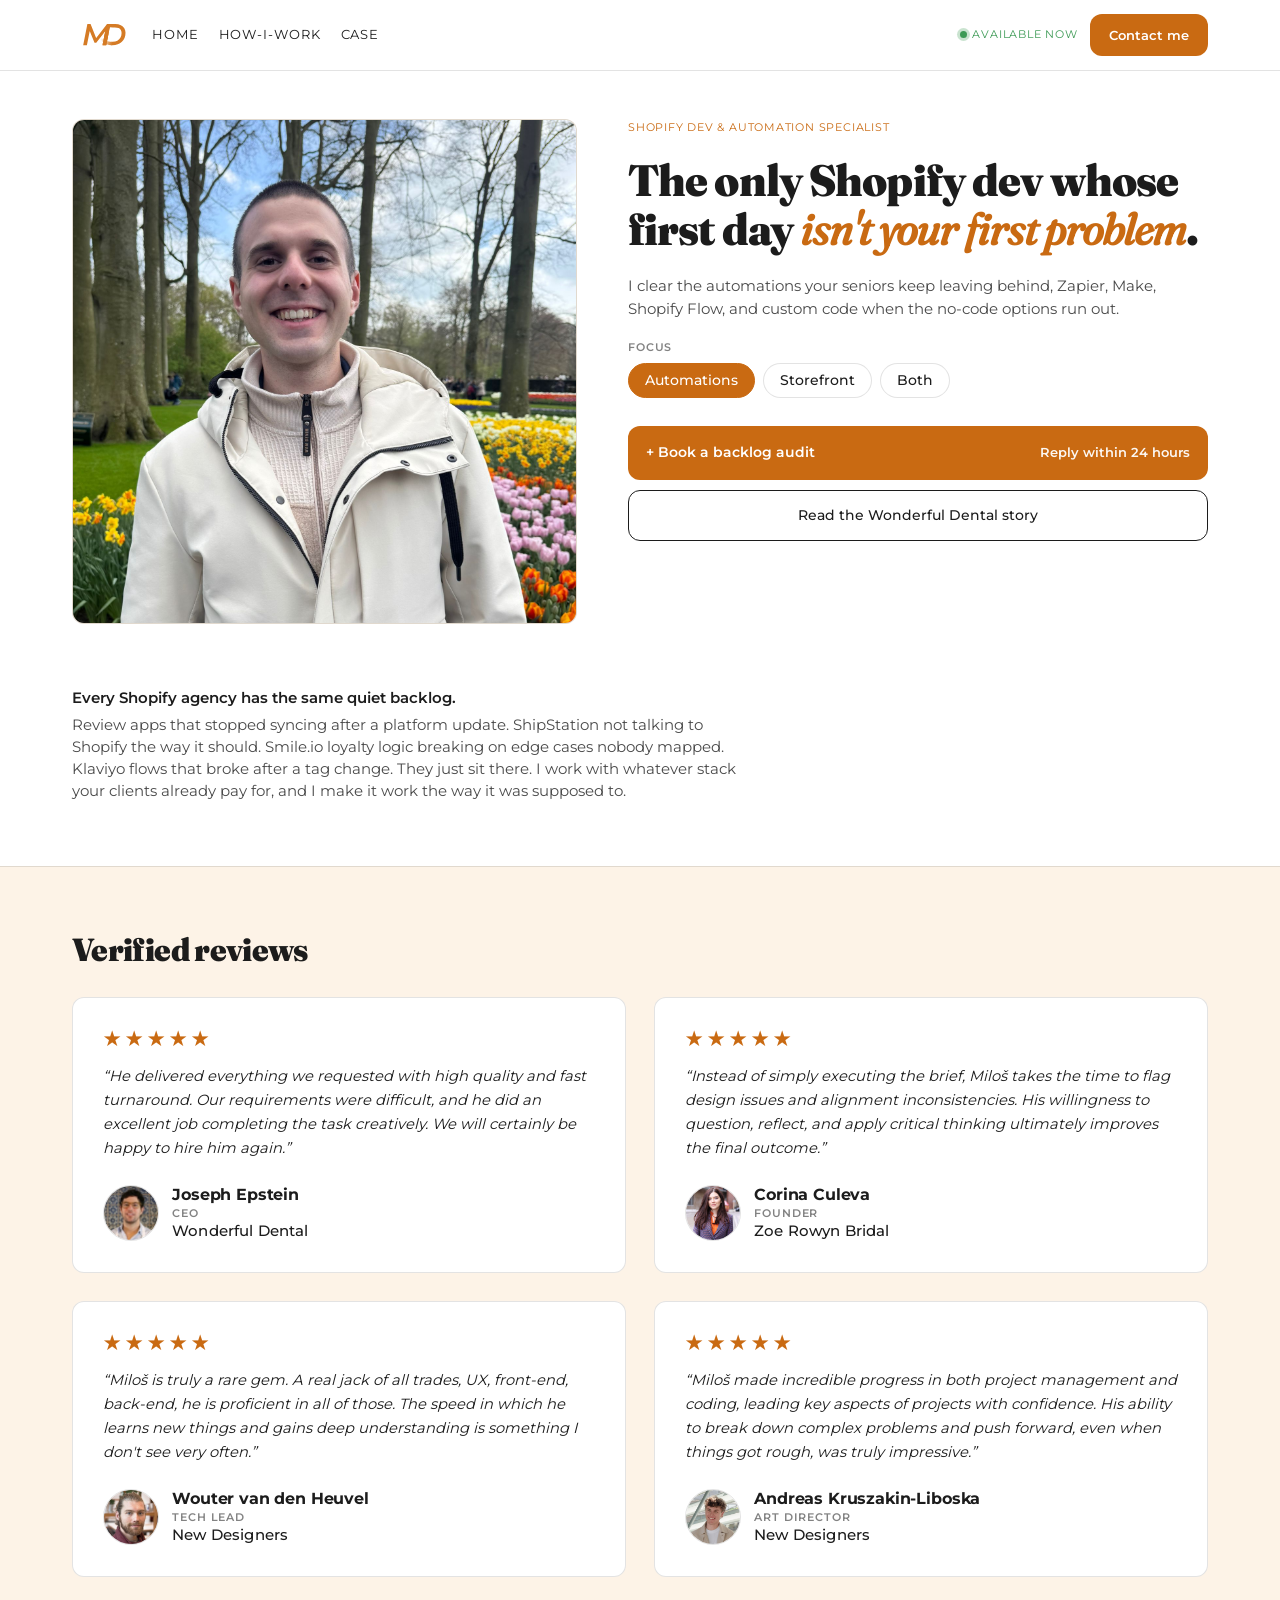
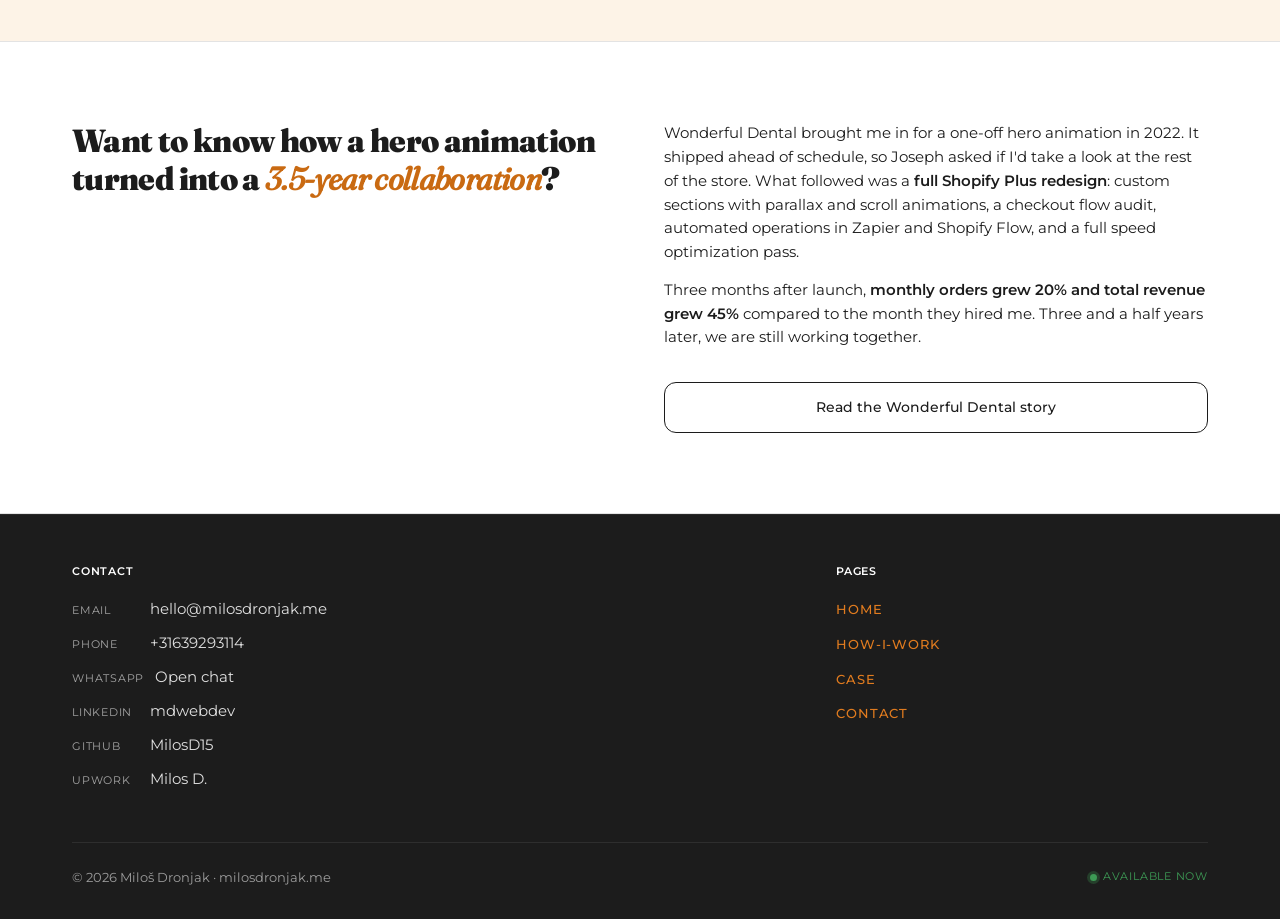
<file: index.html>
<!DOCTYPE html>
<html lang="en">
<head>
    <meta charset="UTF-8">
    <meta name="viewport" content="width=device-width, initial-scale=1.0">
    <title>Miloš Dronjak, Shopify dev &amp; automation specialist</title>
    <meta name="description" content="I fix what nobody else wants to touch. Shopify storefronts, Zapier, Make, Shopify Flow, and custom code when no-code runs out.">
    <link rel="canonical" href="https://milosdronjak.me/">
    <link rel="icon" href="img/favicon.ico" type="image/x-icon">
    <link rel="apple-touch-icon" href="img/logo-white_100-only_MD-rect.png">
    <meta property="og:type" content="website">
    <meta property="og:url" content="https://milosdronjak.me/">
    <meta property="og:title" content="Miloš Dronjak, Shopify dev &amp; automation specialist">
    <meta property="og:description" content="I fix what nobody else wants to touch. Shopify storefronts, Zapier, Make, Shopify Flow, and custom code when no-code runs out.">
    <meta property="og:image" content="https://milosdronjak.me/img/logo-white_100-only_MD-rect.png">
    <meta property="og:image:width" content="960">
    <meta property="og:image:height" content="960">
    <meta property="og:image:alt" content="Miloš Dronjak logo">
    <meta name="twitter:card" content="summary_large_image">
    <meta name="twitter:title" content="Miloš Dronjak, Shopify dev &amp; automation specialist">
    <meta name="twitter:description" content="I fix what nobody else wants to touch. Shopify storefronts, Zapier, Make, Shopify Flow, and custom code when no-code runs out.">
    <meta name="twitter:image" content="https://milosdronjak.me/img/logo-white_100-only_MD-rect.png">
    <link rel="stylesheet" href="css/styles.css">
    <link rel="stylesheet" href="css/utilities.css">
</head>
<body>
    <a class="skip-link" href="#main">Skip to content</a>
    <div id="variant-live" class="sr-only" role="status" aria-live="polite" aria-atomic="true"></div>

    <header class="site-header">
        <div class="site-header__inner">
            <button type="button" class="site-header__menu-btn" aria-expanded="false" aria-controls="site-nav-primary" aria-label="Open menu">
                <img class="site-header__menu-icon" src="img/burger%20icon.svg" alt="" width="26" height="26" decoding="async">
            </button>
            <a class="site-header__brand" href="/" aria-label="Milos Dronjak home">
                <svg class="site-header__brand-logo" width="937" height="598" viewBox="0 0 937 598" fill="none" xmlns="http://www.w3.org/2000/svg" aria-hidden="true">
                    <g clip-path="url(#header-logo-clip)">
                        <rect width="937" height="598" rx="70" fill="white"/>
                        <rect x="558.059" y="142.874" width="57.3886" height="285.407" transform="rotate(11.2327 558.059 142.874)" fill="white"/>
                        <path d="M444.5 468L514.5 118H656C691.667 118 722.167 124 747.5 136C772.833 147.667 792.167 164.333 805.5 186C819.167 207.667 826 233.167 826 262.5C826 293.5 820.667 321.667 810 347C799.667 372.333 784.833 394 765.5 412C746.5 429.667 723.667 443.5 697 453.5C670.333 463.167 640.667 468 608 468H444.5ZM520.5 413H610C641.333 413 668.167 406.667 690.5 394C713.167 381 730.5 363.5 742.5 341.5C754.5 319.5 760.5 294.5 760.5 266.5C760.5 247.5 756.333 231 748 217C739.667 203 727.167 192.167 710.5 184.5C694.167 176.833 673.667 173 649 173H568.5L520.5 413Z" fill="#D57B25"/>
                        <rect x="490.091" y="126.451" width="26" height="18" transform="rotate(-51.8806 490.091 126.451)" fill="white"/>
                        <rect x="501.25" y="488.692" width="321.977" height="78.2999" transform="rotate(-78.6609 501.25 488.692)" fill="white"/>
                        <rect x="579" y="455" width="21" height="14" fill="white"/>
                        <path d="M391 328.5C444.5 378.179 536 413 600.5 413V468C461.5 465 411 385.5 391 328.5Z" fill="url(#header-logo-gradient)"/>
                        <path d="M122.5 468L192.5 118H245.5L347.5 374.5L320 374L519.5 118H575.5L505.5 468H444L494.5 213L509 213.5L340 428H311L222.5 213L235 214.5L184.5 468H122.5Z" fill="#D57B25"/>
                        <path d="M564.56 173H569.06V176H564.56V173Z" fill="white"/>
                        <rect x="485.165" y="263" width="59.9899" height="192.572" transform="rotate(11.2902 485.165 263)" fill="#D57B25"/>
                    </g>
                    <defs>
                        <linearGradient id="header-logo-gradient" x1="601.8" y1="438.375" x2="389.059" y2="374.652" gradientUnits="userSpaceOnUse">
                            <stop stop-color="#D57B25"/>
                            <stop offset="0.93" stop-color="white"/>
                        </linearGradient>
                        <clipPath id="header-logo-clip">
                            <rect width="937" height="598" rx="70" fill="white"/>
                        </clipPath>
                    </defs>
                </svg>
            </a>
            <nav id="site-nav-primary" class="site-nav" aria-label="Primary">
                <a class="is-active" href="/">home</a>
                <a href="/how-I-work">how-I-work</a>
                <a href="/cases/wonderful-dental">case</a>
            </nav>
            <div class="site-header__meta">
                <span class="product-tags__avail"><span class="live-dot live-dot--avail" aria-hidden="true"></span>Available Now</span>
                <a class="btn btn--audit" href="/contact">Contact me</a>
            </div>
        </div>
    </header>

    <main id="main">
        <section class="pdp" aria-labelledby="product-headline">
            <div class="pdp__grid" id="pdp-chain">
                <div class="pdp__gallery reveal reveal--up" data-reveal-chain>
                    <div class="gallery-main" id="gallery-main" data-view="portrait">
                        <img class="gallery-main__img" src="img/my-pic-newest.jpeg" alt="Miloš Dronjak" width="960" height="960" decoding="async">
                    </div>
                    <!--
                    <div class="gallery-meta">
                        <span class="gallery-meta__label">Pages</span>
                    </div>
                    <nav class="gallery-thumbs" aria-label="Site pages">
                        <a class="gallery-thumb" href="/how-I-work">How I work</a>
                        <a class="gallery-thumb" href="/case">Case</a>
                        <a class="gallery-thumb" href="/contact">Contact</a>
                    </nav>
                    -->
                </div>

                <div class="pdp__detail">
                    <div class="product-tags reveal reveal--up" data-reveal-chain>
                        <span class="product-tags__lead">Shopify dev &amp; automation specialist</span>
                    </div>
                    <div class="product-headline-wrap reveal reveal--up" data-reveal-chain>
                        <h1 class="product-title" id="product-headline">The only Shopify dev whose first day <span class="u-italic u-fw-heavy u-text-accent">isn&apos;t your first problem</span>.</h1>
                    </div>
                    <div id="variant-copy-hero" class="variant-copy variant-copy--hero reveal reveal--up" data-reveal-chain>
                        <p class="product-lede" id="product-subhead">I clear the automations your seniors keep leaving behind, Zapier, Make, Shopify Flow, and custom code when the no-code options run out.</p>
                    </div>

                    <div class="variant-block reveal reveal--up" data-reveal-chain>
                        <p class="variant-label">Focus</p>
                        <div class="pill-row" role="group" aria-label="Focus">
                            <button type="button" class="pill" data-focus-btn data-value="automations" aria-pressed="true">Automations</button>
                            <button type="button" class="pill" data-focus-btn data-value="storefront" aria-pressed="false">Storefront</button>
                            <button type="button" class="pill" data-focus-btn data-value="both" aria-pressed="false">Both</button>
                        </div>
                    </div>

                    <div class="cta-row reveal reveal--up" data-reveal-chain>
                        <a class="btn btn--primary" href="/contact">
                            <span class="btn--primary__left">+ Book a backlog audit</span>
                            <span class="btn--primary__right">Reply within 24 hours</span>
                        </a>
                        <a class="btn btn--ghost" href="/cases/wonderful-dental">Read the Wonderful Dental story</a>
                    </div>
                </div>
            </div>
        </section>

        <section class="description-block" id="automations" aria-label="Description" data-reveal-section>
            <div class="description-block__grid">
                <div class="description-block__body reveal reveal--up" data-reveal-scroll>
                    <div id="variant-copy-desc" class="variant-copy variant-copy--desc">
                        <p id="desc-variant" class="description-block__item"><strong>Every Shopify agency has the same quiet backlog.</strong><span>Review apps that stopped syncing after a platform update. ShipStation not talking to Shopify the way it should. Smile.io loyalty logic breaking on edge cases nobody mapped. Klaviyo flows that broke after a tag change. They just sit there. I work with whatever stack your clients already pay for, and I make it work the way it was supposed to.</span></p>
                    </div>
                </div>
            </div>
        </section>

        <section class="reviews" aria-labelledby="reviews-heading" data-reveal-section>
            <div class="reviews__inner">
                <div class="reviews__head reveal reveal--up" data-reveal-scroll>
                    <div>
                        <h2 class="reviews__title u-type-h2" id="reviews-heading">Verified reviews</h2>
                    </div>
                </div>
                <div class="reviews__grid">
                    <figure class="review-card reveal reveal--up" data-reveal-scroll>
                    <p class="stars review-card__stars" aria-hidden="true">★★★★★</p>
                    <blockquote>
                        <p>“He delivered everything we requested with high quality and fast turnaround. Our requirements were difficult, and he did an excellent job completing the task creatively. We will certainly be happy to hire him again.”</p>
                    </blockquote>
                    <figcaption class="review-card__byline">
                        <img class="review-card__photo" src="img/reviewer-images/joseph-pic.jpg" alt="" width="56" height="56" decoding="async">
                        <div class="review-card__meta">
                            <span class="review-card__name">Joseph Epstein</span>
                            <span class="review-card__role">CEO</span>
                            <a class="review-card__company" href="https://wonderfuldental.com/" rel="noopener noreferrer" target="_blank">Wonderful Dental</a>
                        </div>
                    </figcaption>
                    </figure>
                    <figure class="review-card reveal reveal--up" data-reveal-scroll>
                    <p class="stars review-card__stars" aria-hidden="true">★★★★★</p>
                    <blockquote>
                        <p>“Instead of simply executing the brief, Miloš takes the time to flag design issues and alignment inconsistencies. His willingness to question, reflect, and apply critical thinking ultimately improves the final outcome.”</p>
                    </blockquote>
                    <figcaption class="review-card__byline">
                        <img class="review-card__photo" src="img/reviewer-images/corina-pic.jpg" alt="" width="56" height="56" decoding="async">
                        <div class="review-card__meta">
                            <span class="review-card__name">Corina Culeva</span>
                            <span class="review-card__role">Founder</span>
                            <a class="review-card__company" href="https://zoerowyn.com/" rel="noopener noreferrer" target="_blank">Zoe Rowyn Bridal</a>
                        </div>
                    </figcaption>
                    </figure>
                    <figure class="review-card reveal reveal--up" data-reveal-scroll>
                    <p class="stars review-card__stars" aria-hidden="true">★★★★★</p>
                    <blockquote>
                        <p>“Miloš is truly a rare gem. A real jack of all trades, UX, front-end, back-end, he is proficient in all of those. The speed in which he learns new things and gains deep understanding is something I don't see very often.”</p>
                    </blockquote>
                    <figcaption class="review-card__byline">
                        <img class="review-card__photo" src="img/reviewer-images/wouter-pic.jpg" alt="" width="56" height="56" decoding="async">
                        <div class="review-card__meta">
                            <span class="review-card__name">Wouter van den Heuvel</span>
                            <span class="review-card__role">Tech Lead</span>
                            <a class="review-card__company" href="https://newdesigners.agency/" rel="noopener noreferrer" target="_blank">New Designers</a>
                        </div>
                    </figcaption>
                    </figure>
                    <figure class="review-card reveal reveal--up" data-reveal-scroll>
                    <p class="stars review-card__stars" aria-hidden="true">★★★★★</p>
                    <blockquote>
                        <p>“Miloš made incredible progress in both project management and coding, leading key aspects of projects with confidence. His ability to break down complex problems and push forward, even when things got rough, was truly impressive.”</p>
                    </blockquote>
                    <figcaption class="review-card__byline">
                        <img class="review-card__photo" src="img/reviewer-images/andreas-pic.jpg" alt="" width="56" height="56" decoding="async">
                        <div class="review-card__meta">
                            <span class="review-card__name">Andreas Kruszakin-Liboska</span>
                            <span class="review-card__role">Art Director</span>
                            <a class="review-card__company" href="https://newdesigners.agency/" rel="noopener noreferrer" target="_blank">New Designers</a>
                        </div>
                    </figcaption>
                    </figure>
                </div>
            </div>
        </section>

        <section class="teaser-strip teaser-strip--wd" aria-labelledby="wd-teaser-heading" data-reveal-section>
            <div class="teaser-strip__inner">
                <div class="teaser-strip__layout">
                    <div class="teaser-strip__col teaser-strip__col--title reveal reveal--up" data-reveal-scroll>
                        <h2 class="teaser-strip__title u-type-h2" id="wd-teaser-heading">Want to know how a hero animation turned into a <span class="teaser-strip__title-accent">3.5-year collaboration</span>?</h2>
                    </div>
                    <div class="teaser-strip__col teaser-strip__col--content">
                        <aside class="teaser-strip__extract reveal reveal--up" aria-label="Wonderful Dental case summary" data-reveal-scroll>
                            <div class="teaser-strip__extract-grid">
                                <div class="teaser-strip__extract-body">
                                    <p>Wonderful Dental brought me in for a one-off hero animation in 2022. It shipped ahead of schedule, so Joseph asked if I&apos;d take a look at the rest of the store. What followed was a <strong>full Shopify Plus redesign</strong>: custom sections with parallax and scroll animations, a checkout flow audit, automated operations in Zapier and Shopify Flow, and a full speed optimization pass.</p>
                                    <p>Three months after launch, <strong>monthly orders grew 20% and total revenue grew 45%</strong> compared to the month they hired me. Three and a half years later, we are still working together.</p>
                                </div>
                            </div>
                        </aside>
                        <a class="btn btn--ghost teaser-strip__layout-cta reveal reveal--up" href="/cases/wonderful-dental" data-reveal-scroll>Read the Wonderful Dental story</a>
                    </div>
                </div>
            </div>
        </section>
    </main>

    <footer class="site-footer" id="contact" data-reveal-section>
        <div class="site-footer__wrap">
            <div class="site-footer__main">
                <div class="site-footer__shell">
                    <div class="site-footer__grid">
                    <div class="site-footer__col reveal reveal--up" data-reveal-scroll>
                        <p class="site-footer__col-label">Contact</p>
                        <ul class="site-footer__contact-list">
                            <li>
                                <span class="site-footer__contact-type">Email</span>
                                <a class="site-footer__contact-value" href="mailto:hello@milosdronjak.me">hello@milosdronjak.me</a>
                            </li>
                            <li>
                                <span class="site-footer__contact-type">Phone</span>
                                <a class="site-footer__contact-value" href="tel:+31639293114">+31639293114</a>
                            </li>
                            <li>
                                <span class="site-footer__contact-type">WhatsApp</span>
                                <a class="site-footer__contact-value" href="https://wa.me/31639293114" rel="noopener noreferrer" target="_blank">Open chat</a>
                            </li>
                            <li>
                                <span class="site-footer__contact-type">LinkedIn</span>
                                <a class="site-footer__contact-value" href="https://www.linkedin.com/in/mdwebdev" rel="noopener noreferrer" target="_blank">mdwebdev</a>
                            </li>
                            <li>
                                <span class="site-footer__contact-type">GitHub</span>
                                <a class="site-footer__contact-value" href="https://github.com/MilosD15" rel="noopener noreferrer" target="_blank">MilosD15</a>
                            </li>
                            <li>
                                <span class="site-footer__contact-type">Upwork</span>
                                <a class="site-footer__contact-value" href="https://www.upwork.com/freelancers/~016c2ec76f60c85c55" rel="noopener noreferrer" target="_blank">Milos D.</a>
                            </li>
                        </ul>
                    </div>
                    <div class="site-footer__col reveal reveal--up" data-reveal-scroll>
                        <p class="site-footer__col-label">Pages</p>
                        <ul class="site-footer__nav-list">
                            <li><a href="/">home</a></li>
                            <li><a href="/how-I-work">how-I-work</a></li>
                            <li><a href="/cases/wonderful-dental">case</a></li>
                            <li><a href="/#contact">contact</a></li>
                        </ul>
                    </div>
                </div>
                    <div class="site-footer__bottom reveal reveal--up" data-reveal-scroll>
                        <p class="site-footer__copy">© 2026 Miloš Dronjak · milosdronjak.me</p>
                        <div class="site-footer__available product-tags__avail">
                            <span class="live-dot live-dot--avail" aria-hidden="true"></span>
                            <span>Available Now</span>
                        </div>
                    </div>
                </div>
            </div>
        </div>
    </footer>

    <script src="js/site-system.js" defer></script>
    <script src="js/home.js" defer></script>
</body>
</html>
</file>
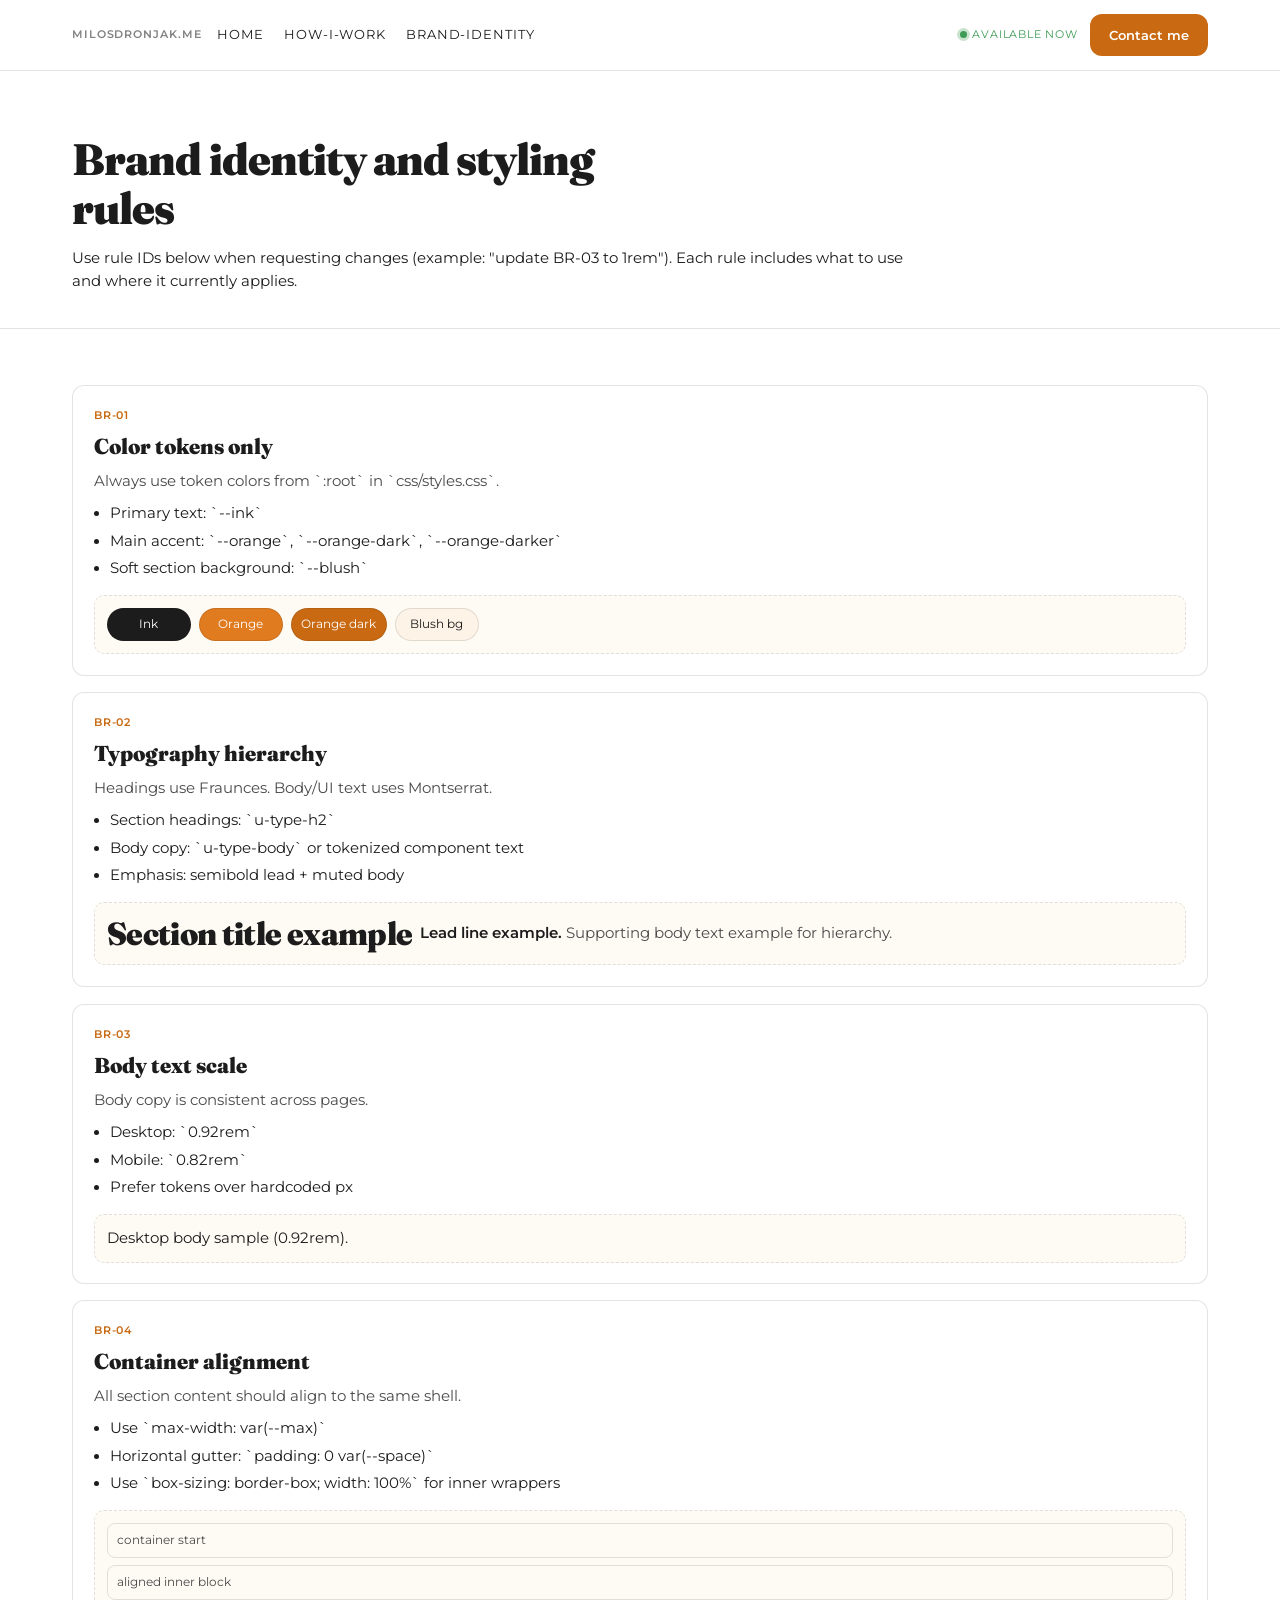
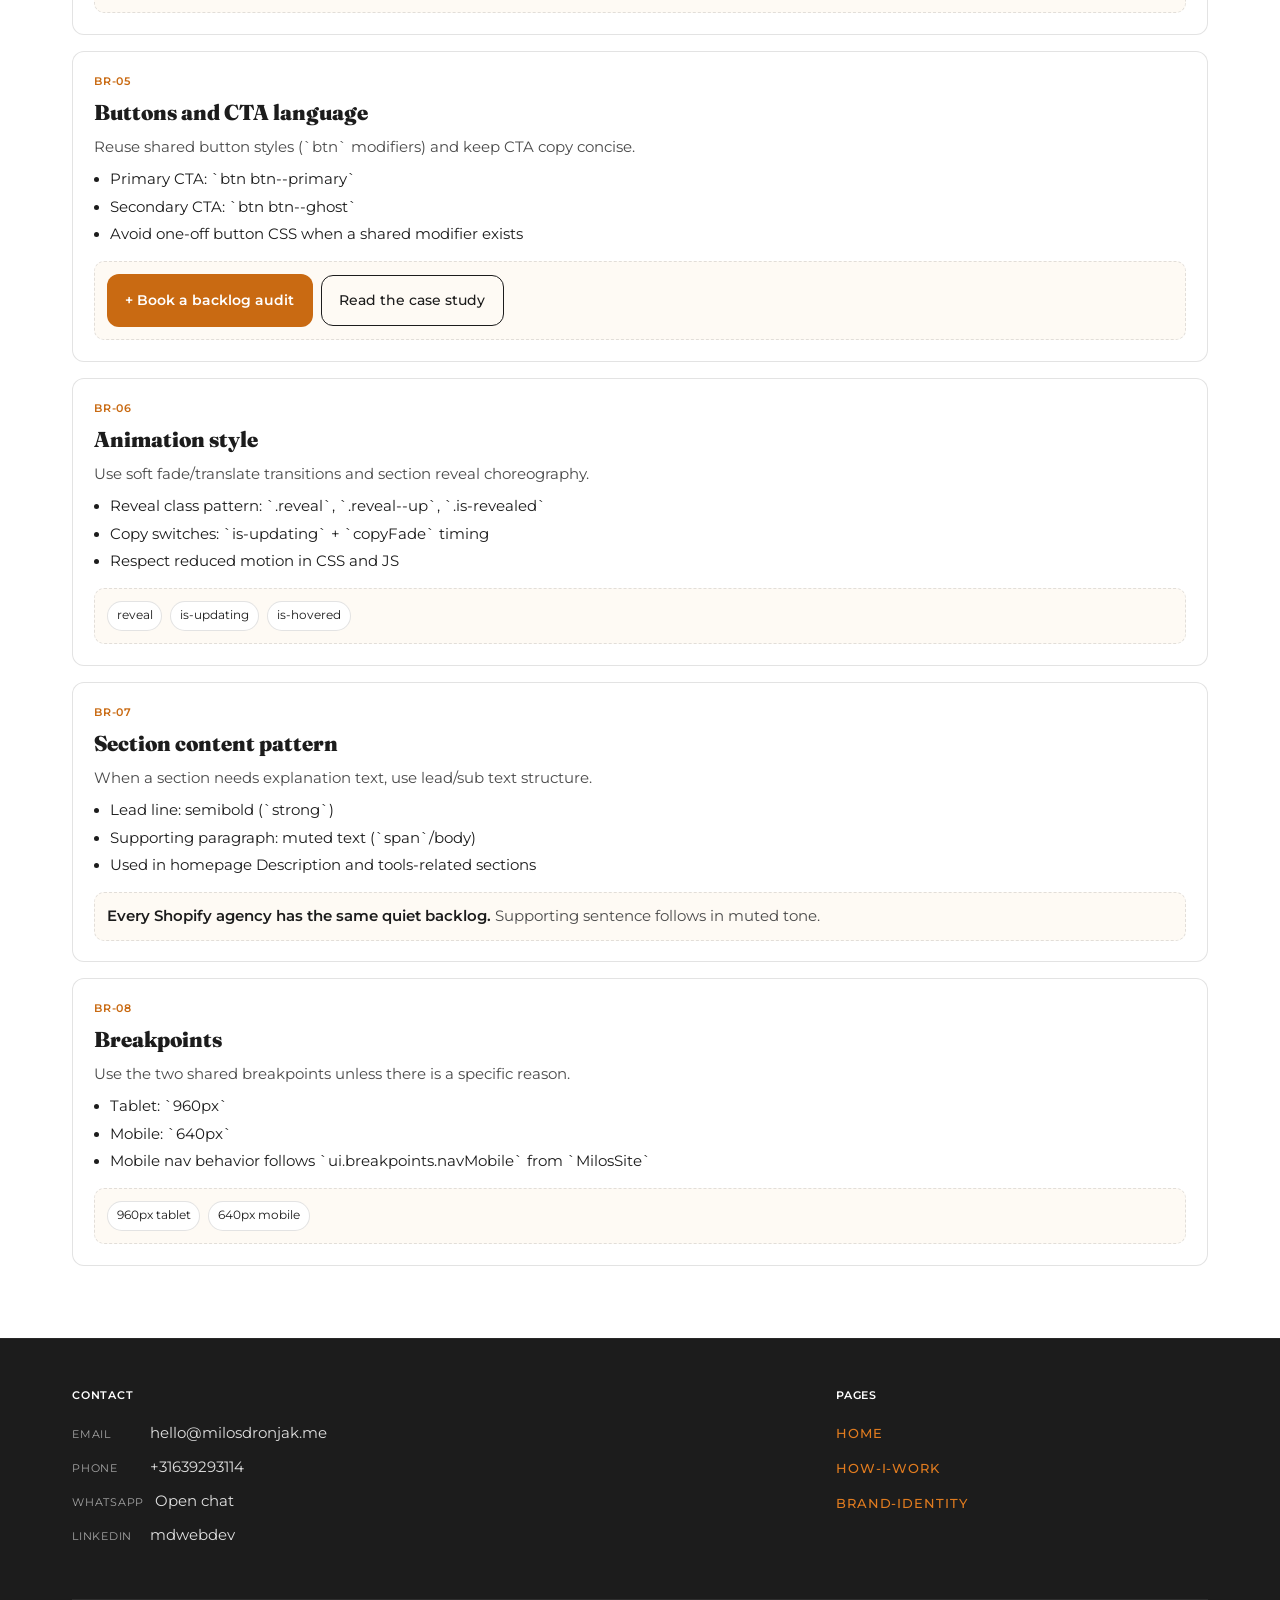
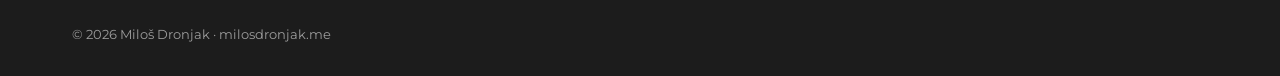
<file: brand-identity/index.html>
<!DOCTYPE html>
<html lang="en">
<head>
    <meta charset="UTF-8">
    <meta name="viewport" content="width=device-width, initial-scale=1.0">
    <title>Brand identity, Milos Dronjak</title>
    <meta name="description" content="Brand identity and implementation rules for typography, spacing, color, motion, components, and responsive behavior on milosdronjak.me.">
    <link rel="canonical" href="https://milosdronjak.me/brand-identity">
    <link rel="icon" href="../img/favicon.ico" type="image/x-icon">
    <link rel="apple-touch-icon" href="../img/logo-white_100-only_MD-rect.png">
    <meta property="og:type" content="website">
    <meta property="og:url" content="https://milosdronjak.me/brand-identity">
    <meta property="og:title" content="Brand identity, Milos Dronjak">
    <meta property="og:description" content="Brand rules and styling guidelines used across the website.">
    <meta property="og:image" content="https://milosdronjak.me/img/logo-white_100-only_MD-rect.png">
    <meta name="twitter:card" content="summary_large_image">
    <meta name="twitter:title" content="Brand identity, Milos Dronjak">
    <meta name="twitter:description" content="Brand rules and styling guidelines used across the website.">
    <meta name="twitter:image" content="https://milosdronjak.me/img/logo-white_100-only_MD-rect.png">
    <link rel="stylesheet" href="../css/styles.css">
    <link rel="stylesheet" href="../css/utilities.css">
    <link rel="stylesheet" href="../css/brand-identity.css">
</head>
<body>
    <a class="skip-link" href="#main">Skip to content</a>

    <header class="site-header">
        <div class="site-header__inner">
            <button type="button" class="site-header__menu-btn" aria-expanded="false" aria-controls="site-nav-primary" aria-label="Open menu">
                <img class="site-header__menu-icon" src="../img/burger%20icon.svg" alt="" width="26" height="26" decoding="async">
            </button>
            <a class="site-header__brand" href="/" aria-label="Milos Dronjak home">
                <span class="u-type-ui">milosdronjak.me</span>
            </a>
            <nav id="site-nav-primary" class="site-nav" aria-label="Primary">
                <a href="/">home</a>
                <a href="/how-I-work">how-I-work</a>
                <a class="is-active" href="/brand-identity">brand-identity</a>
            </nav>
            <div class="site-header__meta">
                <span class="product-tags__avail"><span class="live-dot live-dot--avail" aria-hidden="true"></span>Available Now</span>
                <a class="btn btn--audit" href="/contact">Contact me</a>
            </div>
        </div>
    </header>

    <main id="main" class="brand-page">
        <section class="brand-hero" data-reveal-section aria-labelledby="brand-title">
            <div class="brand-wrap">
                <h1 id="brand-title" class="u-type-display brand-hero__title reveal reveal--up" data-reveal-scroll>Brand identity and styling rules</h1>
                <p class="u-type-body brand-hero__intro reveal reveal--up" data-reveal-scroll>Use rule IDs below when requesting changes (example: "update BR-03 to 1rem"). Each rule includes what to use and where it currently applies.</p>
            </div>
        </section>

        <section class="brand-rules" data-reveal-section aria-label="Brand rules">
            <div class="brand-wrap">
                <div class="brand-rule-grid">
                    <article class="brand-rule reveal reveal--up" data-reveal-scroll>
                        <p class="brand-rule__id">BR-01</p>
                        <h2 class="brand-rule__title">Color tokens only</h2>
                        <p class="brand-rule__desc">Always use token colors from `:root` in `css/styles.css`.</p>
                        <ul class="brand-rule__list">
                            <li>Primary text: `--ink`</li>
                            <li>Main accent: `--orange`, `--orange-dark`, `--orange-darker`</li>
                            <li>Soft section background: `--blush`</li>
                        </ul>
                        <div class="brand-rule__example" aria-label="Color example">
                            <span class="brand-chip brand-chip--ink">Ink</span>
                            <span class="brand-chip brand-chip--orange">Orange</span>
                            <span class="brand-chip brand-chip--orange-dark">Orange dark</span>
                            <span class="brand-chip brand-chip--blush">Blush bg</span>
                        </div>
                    </article>

                    <article class="brand-rule reveal reveal--up" data-reveal-scroll>
                        <p class="brand-rule__id">BR-02</p>
                        <h2 class="brand-rule__title">Typography hierarchy</h2>
                        <p class="brand-rule__desc">Headings use Fraunces. Body/UI text uses Montserrat.</p>
                        <ul class="brand-rule__list">
                            <li>Section headings: `u-type-h2`</li>
                            <li>Body copy: `u-type-body` or tokenized component text</li>
                            <li>Emphasis: semibold lead + muted body</li>
                        </ul>
                        <div class="brand-rule__example" aria-label="Typography example">
                            <p class="u-type-h2">Section title example</p>
                            <p class="u-type-body"><strong>Lead line example.</strong><span class="u-type-muted"> Supporting body text example for hierarchy.</span></p>
                        </div>
                    </article>

                    <article class="brand-rule reveal reveal--up" data-reveal-scroll>
                        <p class="brand-rule__id">BR-03</p>
                        <h2 class="brand-rule__title">Body text scale</h2>
                        <p class="brand-rule__desc">Body copy is consistent across pages.</p>
                        <ul class="brand-rule__list">
                            <li>Desktop: `0.92rem`</li>
                            <li>Mobile: `0.82rem`</li>
                            <li>Prefer tokens over hardcoded px</li>
                        </ul>
                        <div class="brand-rule__example" aria-label="Body scale example">
                            <p class="u-type-body">Desktop body sample (0.92rem).</p>
                        </div>
                    </article>

                    <article class="brand-rule reveal reveal--up" data-reveal-scroll>
                        <p class="brand-rule__id">BR-04</p>
                        <h2 class="brand-rule__title">Container alignment</h2>
                        <p class="brand-rule__desc">All section content should align to the same shell.</p>
                        <ul class="brand-rule__list">
                            <li>Use `max-width: var(--max)`</li>
                            <li>Horizontal gutter: `padding: 0 var(--space)`</li>
                            <li>Use `box-sizing: border-box; width: 100%` for inner wrappers</li>
                        </ul>
                        <div class="brand-rule__example brand-rule__example--shell" aria-label="Container example">
                            <div class="brand-shell-line">container start</div>
                            <div class="brand-shell-line brand-shell-line--inner">aligned inner block</div>
                        </div>
                    </article>

                    <article class="brand-rule reveal reveal--up" data-reveal-scroll>
                        <p class="brand-rule__id">BR-05</p>
                        <h2 class="brand-rule__title">Buttons and CTA language</h2>
                        <p class="brand-rule__desc">Reuse shared button styles (`btn` modifiers) and keep CTA copy concise.</p>
                        <ul class="brand-rule__list">
                            <li>Primary CTA: `btn btn--primary`</li>
                            <li>Secondary CTA: `btn btn--ghost`</li>
                            <li>Avoid one-off button CSS when a shared modifier exists</li>
                        </ul>
                        <div class="brand-rule__example brand-rule__example--btns" aria-label="Button example">
                            <span class="btn btn--primary">+ Book a backlog audit</span>
                            <span class="btn btn--ghost">Read the case study</span>
                        </div>
                    </article>

                    <article class="brand-rule reveal reveal--up" data-reveal-scroll>
                        <p class="brand-rule__id">BR-06</p>
                        <h2 class="brand-rule__title">Animation style</h2>
                        <p class="brand-rule__desc">Use soft fade/translate transitions and section reveal choreography.</p>
                        <ul class="brand-rule__list">
                            <li>Reveal class pattern: `.reveal`, `.reveal--up`, `.is-revealed`</li>
                            <li>Copy switches: `is-updating` + `copyFade` timing</li>
                            <li>Respect reduced motion in CSS and JS</li>
                        </ul>
                        <div class="brand-rule__example" aria-label="Animation example">
                            <span class="brand-pill">reveal</span>
                            <span class="brand-pill">is-updating</span>
                            <span class="brand-pill">is-hovered</span>
                        </div>
                    </article>

                    <article class="brand-rule reveal reveal--up" data-reveal-scroll>
                        <p class="brand-rule__id">BR-07</p>
                        <h2 class="brand-rule__title">Section content pattern</h2>
                        <p class="brand-rule__desc">When a section needs explanation text, use lead/sub text structure.</p>
                        <ul class="brand-rule__list">
                            <li>Lead line: semibold (`strong`)</li>
                            <li>Supporting paragraph: muted text (`span`/body)</li>
                            <li>Used in homepage Description and tools-related sections</li>
                        </ul>
                        <div class="brand-rule__example" aria-label="Section content example">
                            <p class="u-type-body"><strong>Every Shopify agency has the same quiet backlog.</strong><span class="u-type-muted"> Supporting sentence follows in muted tone.</span></p>
                        </div>
                    </article>

                    <article class="brand-rule reveal reveal--up" data-reveal-scroll>
                        <p class="brand-rule__id">BR-08</p>
                        <h2 class="brand-rule__title">Breakpoints</h2>
                        <p class="brand-rule__desc">Use the two shared breakpoints unless there is a specific reason.</p>
                        <ul class="brand-rule__list">
                            <li>Tablet: `960px`</li>
                            <li>Mobile: `640px`</li>
                            <li>Mobile nav behavior follows `ui.breakpoints.navMobile` from `MilosSite`</li>
                        </ul>
                        <div class="brand-rule__example" aria-label="Breakpoint example">
                            <span class="brand-pill">960px tablet</span>
                            <span class="brand-pill">640px mobile</span>
                        </div>
                    </article>
                </div>
            </div>
        </section>
    </main>

    <footer class="site-footer" id="contact" data-reveal-section>
        <div class="site-footer__wrap">
            <div class="site-footer__main">
                <div class="site-footer__shell">
                    <div class="site-footer__grid">
                    <div class="site-footer__col reveal reveal--up" data-reveal-scroll>
                        <p class="site-footer__col-label">Contact</p>
                        <ul class="site-footer__contact-list">
                            <li><span class="site-footer__contact-type">Email</span><a class="site-footer__contact-value" href="mailto:hello@milosdronjak.me">hello@milosdronjak.me</a></li>
                            <li><span class="site-footer__contact-type">Phone</span><a class="site-footer__contact-value" href="tel:+31639293114">+31639293114</a></li>
                            <li><span class="site-footer__contact-type">WhatsApp</span><a class="site-footer__contact-value" href="https://wa.me/31639293114" rel="noopener noreferrer" target="_blank">Open chat</a></li>
                            <li><span class="site-footer__contact-type">LinkedIn</span><a class="site-footer__contact-value" href="https://www.linkedin.com/in/mdwebdev" rel="noopener noreferrer" target="_blank">mdwebdev</a></li>
                        </ul>
                    </div>
                    <div class="site-footer__col reveal reveal--up" data-reveal-scroll>
                        <p class="site-footer__col-label">Pages</p>
                        <ul class="site-footer__nav-list">
                            <li><a href="/">home</a></li>
                            <li><a href="/how-I-work">how-I-work</a></li>
                            <li><a href="/brand-identity">brand-identity</a></li>
                        </ul>
                    </div>
                </div>
                    <div class="site-footer__bottom reveal reveal--up" data-reveal-scroll>
                        <p class="site-footer__copy">© 2026 Miloš Dronjak · milosdronjak.me</p>
                    </div>
                </div>
            </div>
        </div>
    </footer>

    <script src="../js/site-system.js" defer></script>
    <script src="../js/brand-identity.js" defer></script>
</body>
</html>
</file>
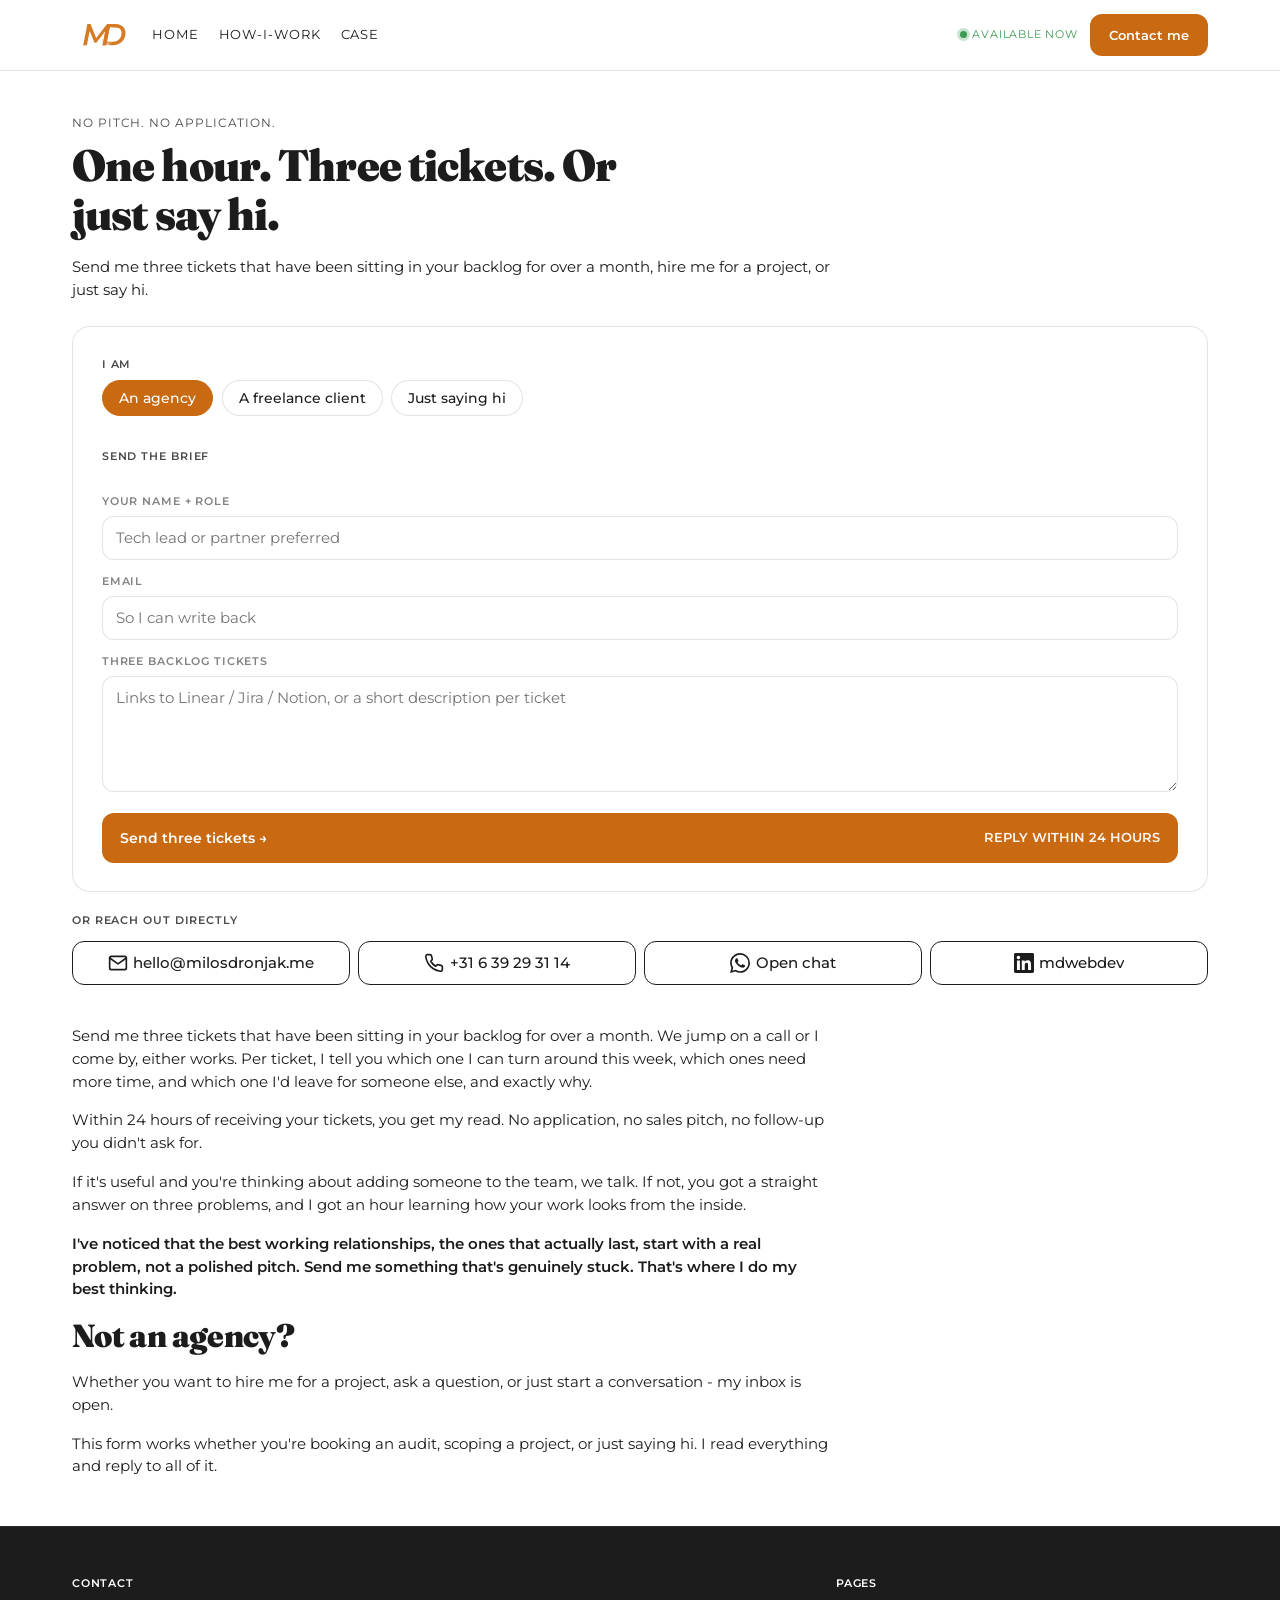
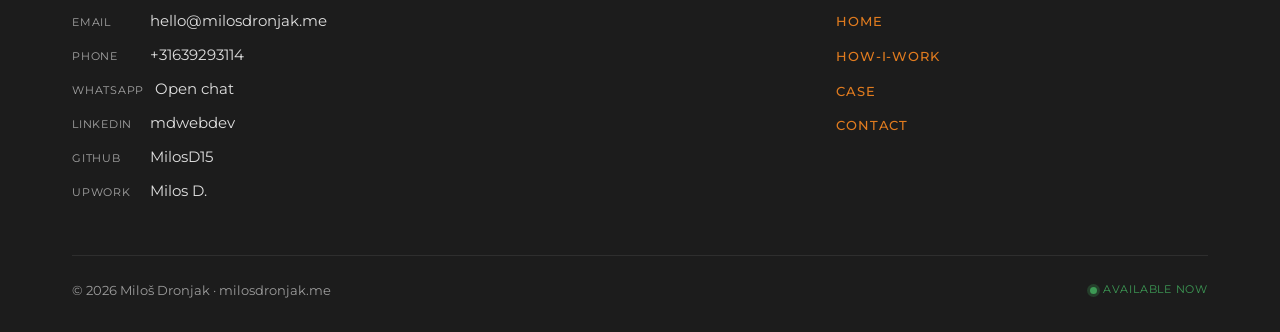
<file: contact/index.html>
<!DOCTYPE html>
<html lang="en">
<head>
    <meta charset="UTF-8">
    <meta name="viewport" content="width=device-width, initial-scale=1.0">
    <title>Get in touch, Milos Dronjak</title>
    <meta name="description" content="Book a backlog audit, hire me for a project, or just say hi. I read everything and reply to all of it.">
    <link rel="canonical" href="https://milosdronjak.me/contact">
    <link rel="icon" href="../img/favicon.ico" type="image/x-icon">
    <link rel="apple-touch-icon" href="../img/logo-white_100-only_MD-rect.png">
    <meta property="og:type" content="website">
    <meta property="og:url" content="https://milosdronjak.me/contact">
    <meta property="og:title" content="Get in touch, Milos Dronjak">
    <meta property="og:description" content="Book a backlog audit, hire me for a project, or just say hi. One hour, no application, reply within 24 hours.">
    <meta property="og:image" content="https://milosdronjak.me/img/logo-white_100-only_MD-rect.png">
    <meta property="og:image:alt" content="Milos Dronjak contact page">
    <meta name="twitter:card" content="summary_large_image">
    <meta name="twitter:title" content="Get in touch, Milos Dronjak">
    <meta name="twitter:description" content="Book a backlog audit, hire me for a project, or just say hi.">
    <meta name="twitter:image" content="https://milosdronjak.me/img/logo-white_100-only_MD-rect.png">
    <link rel="stylesheet" href="../css/styles.css">
    <link rel="stylesheet" href="../css/utilities.css">
    <link rel="stylesheet" href="../css/contact.css">
</head>
<body>
    <a class="skip-link" href="#main">Skip to content</a>

    <header class="site-header">
        <div class="site-header__inner">
            <button type="button" class="site-header__menu-btn" aria-expanded="false" aria-controls="site-nav-primary" aria-label="Open menu">
                <img class="site-header__menu-icon" src="../img/burger%20icon.svg" alt="" width="26" height="26" decoding="async">
            </button>
            <a class="site-header__brand" href="/" aria-label="Milos Dronjak home">
                <svg class="site-header__brand-logo" width="937" height="598" viewBox="0 0 937 598" fill="none" xmlns="http://www.w3.org/2000/svg" aria-hidden="true">
                    <g clip-path="url(#header-logo-clip-contact)">
                        <rect width="937" height="598" rx="70" fill="white"/>
                        <rect x="558.059" y="142.874" width="57.3886" height="285.407" transform="rotate(11.2327 558.059 142.874)" fill="white"/>
                        <path d="M444.5 468L514.5 118H656C691.667 118 722.167 124 747.5 136C772.833 147.667 792.167 164.333 805.5 186C819.167 207.667 826 233.167 826 262.5C826 293.5 820.667 321.667 810 347C799.667 372.333 784.833 394 765.5 412C746.5 429.667 723.667 443.5 697 453.5C670.333 463.167 640.667 468 608 468H444.5ZM520.5 413H610C641.333 413 668.167 406.667 690.5 394C713.167 381 730.5 363.5 742.5 341.5C754.5 319.5 760.5 294.5 760.5 266.5C760.5 247.5 756.333 231 748 217C739.667 203 727.167 192.167 710.5 184.5C694.167 176.833 673.667 173 649 173H568.5L520.5 413Z" fill="#D57B25"/>
                        <rect x="490.091" y="126.451" width="26" height="18" transform="rotate(-51.8806 490.091 126.451)" fill="white"/>
                        <rect x="501.25" y="488.692" width="321.977" height="78.2999" transform="rotate(-78.6609 501.25 488.692)" fill="white"/>
                        <rect x="579" y="455" width="21" height="14" fill="white"/>
                        <path d="M391 328.5C444.5 378.179 536 413 600.5 413V468C461.5 465 411 385.5 391 328.5Z" fill="url(#header-logo-gradient-contact)"/>
                        <path d="M122.5 468L192.5 118H245.5L347.5 374.5L320 374L519.5 118H575.5L505.5 468H444L494.5 213L509 213.5L340 428H311L222.5 213L235 214.5L184.5 468H122.5Z" fill="#D57B25"/>
                    </g>
                    <defs>
                        <linearGradient id="header-logo-gradient-contact" x1="601.8" y1="438.375" x2="389.059" y2="374.652" gradientUnits="userSpaceOnUse">
                            <stop stop-color="#D57B25"/>
                            <stop offset="0.93" stop-color="white"/>
                        </linearGradient>
                        <clipPath id="header-logo-clip-contact">
                            <rect width="937" height="598" rx="70" fill="white"/>
                        </clipPath>
                    </defs>
                </svg>
            </a>
            <nav id="site-nav-primary" class="site-nav" aria-label="Primary">
                <a href="/">home</a>
                <a href="/how-I-work">how-I-work</a>
                <a href="/cases/wonderful-dental">case</a>
            </nav>
            <div class="site-header__meta">
                <span class="product-tags__avail"><span class="live-dot live-dot--avail" aria-hidden="true"></span>Available Now</span>
                <a class="btn btn--audit" href="/contact">Contact me</a>
            </div>
        </div>
    </header>

    <main id="main" class="contact-page">
        <section class="contact-hero" data-reveal-section>
            <div class="contact-wrap">
                <p class="contact-supertitle reveal reveal--up" data-reveal-scroll>NO PITCH. NO APPLICATION.</p>
                <h1 class="u-type-display contact-title reveal reveal--up" data-reveal-scroll>One hour. Three tickets. Or just say hi.</h1>
                <div class="contact-copy u-prose reveal reveal--up" data-reveal-scroll>
                    <p class="u-type-body">Send me three tickets that have been sitting in your backlog for over a month, hire me for a project, or just say hi.</p>
                </div>
            </div>
        </section>

        <section class="contact-form-block" data-reveal-section>
            <div class="contact-wrap">
                <article class="contact-form-card reveal reveal--up" data-reveal-scroll>
                    <div class="contact-toggle" role="group" aria-label="I am">
                        <p class="contact-toggle__label">I am</p>
                        <div class="contact-toggle__buttons">
                            <button type="button" class="pill is-active" data-contact-type-btn data-value="agency" aria-pressed="true">An agency</button>
                            <button type="button" class="pill" data-contact-type-btn data-value="freelance" aria-pressed="false">A freelance client</button>
                            <button type="button" class="pill" data-contact-type-btn data-value="hi" aria-pressed="false">Just saying hi</button>
                        </div>
                    </div>

                    <form class="contact-form is-active" data-contact-form="agency" novalidate>
                        <p class="contact-form-card__label">SEND THE BRIEF</p>
                        <label class="contact-form__field"><span>YOUR NAME + ROLE</span><input type="text" name="contactRole" placeholder="Tech lead or partner preferred" autocomplete="name" required></label>
                        <label class="contact-form__field"><span>EMAIL</span><input type="email" name="email" placeholder="So I can write back" autocomplete="email" required></label>
                        <label class="contact-form__field"><span>THREE BACKLOG TICKETS</span><textarea name="tickets" rows="5" placeholder="Links to Linear / Jira / Notion, or a short description per ticket" required></textarea></label>
                        <button class="btn btn--primary contact-form__cta" type="submit"><span class="btn--primary__left">Send three tickets →</span><span class="btn--primary__right">REPLY WITHIN 24 HOURS</span></button>
                    </form>

                    <form class="contact-form" data-contact-form="freelance" hidden novalidate>
                        <p class="contact-form-card__label">TELL ME ABOUT YOUR PROJECT</p>
                        <label class="contact-form__field"><span>YOUR NAME</span><input type="text" name="name" placeholder="How should I call you" autocomplete="name" required></label>
                        <label class="contact-form__field"><span>EMAIL</span><input type="email" name="email" placeholder="So I can write back" autocomplete="email" required></label>
                        <label class="contact-form__field"><span>WHAT DO YOU NEED</span><textarea name="projectNeeds" rows="5" placeholder="A quick description of what's broken, what needs building, or what you're not sure about" required></textarea></label>
                        <button class="btn btn--primary contact-form__cta" type="submit"><span class="btn--primary__left">Send it over →</span><span class="btn--primary__right">REPLY WITHIN 24 HOURS</span></button>
                    </form>

                    <form class="contact-form" data-contact-form="hi" hidden novalidate>
                        <p class="contact-form-card__label">SAY HI</p>
                        <label class="contact-form__field"><span>YOUR NAME</span><input type="text" name="name" placeholder="Good to meet you" autocomplete="name" required></label>
                        <label class="contact-form__field"><span>EMAIL</span><input type="email" name="email" placeholder="So I can write back" autocomplete="email" required></label>
                        <label class="contact-form__field"><span>WHAT'S ON YOUR MIND</span><textarea name="message" rows="5" placeholder="A question, an idea, a collaboration, anything" required></textarea></label>
                        <button class="btn btn--primary contact-form__cta" type="submit"><span class="btn--primary__left">Send it →</span><span class="btn--primary__right">I READ EVERYTHING</span></button>
                    </form>
                </article>
                <div class="contact-direct reveal reveal--up" data-reveal-scroll>
                    <p class="contact-direct__title">Or reach out directly</p>
                    <ul class="contact-direct__actions">
                        <li>
                            <a class="contact-direct__btn" href="mailto:hello@milosdronjak.me" rel="noopener noreferrer" aria-label="Email hello@milosdronjak.me">
                                <span class="contact-direct__icon" aria-hidden="true">
                                    <svg class="contact-direct__icon-svg" width="20" height="20" viewBox="0 0 24 24" fill="none" xmlns="http://www.w3.org/2000/svg">
                                        <path d="M4 4h16a2 2 0 012 2v12a2 2 0 01-2 2H4a2 2 0 01-2-2V6a2 2 0 012-2z" stroke="currentColor" stroke-width="2" stroke-linecap="round" stroke-linejoin="round"/>
                                        <path d="M22 6l-10 7L2 6" stroke="currentColor" stroke-width="2" stroke-linecap="round" stroke-linejoin="round"/>
                                    </svg>
                                </span>
                                <span class="contact-direct__label">hello@milosdronjak.me</span>
                            </a>
                        </li>
                        <li>
                            <a class="contact-direct__btn" href="tel:+31639293114" aria-label="Call +31 6 39 29 31 14">
                                <span class="contact-direct__icon" aria-hidden="true">
                                    <svg class="contact-direct__icon-svg" width="20" height="20" viewBox="0 0 24 24" fill="none" xmlns="http://www.w3.org/2000/svg">
                                        <path d="M22 16.92v3a2 2 0 01-2.18 2 19.79 19.79 0 01-8.63-3.07 19.5 19.5 0 01-6-6 19.79 19.79 0 01-3.07-8.67A2 2 0 014.11 2h3a2 2 0 012 1.72 12.84 12.84 0 00.7 2.81 2 2 0 01-.45 2.11L8.09 9.91a16 16 0 006 6l1.27-1.27a2 2 0 012.11-.45 12.84 12.84 0 002.81.7A2 2 0 0122 16.92z" stroke="currentColor" stroke-width="2" stroke-linecap="round" stroke-linejoin="round"/>
                                    </svg>
                                </span>
                                <span class="contact-direct__label">+31 6 39 29 31 14</span>
                            </a>
                        </li>
                        <li>
                            <a class="contact-direct__btn" href="https://wa.me/31639293114" rel="noopener noreferrer" target="_blank" aria-label="Open WhatsApp chat">
                                <span class="contact-direct__icon" aria-hidden="true">
                                    <svg class="contact-direct__icon-svg" width="20" height="20" viewBox="0 0 24 24" xmlns="http://www.w3.org/2000/svg">
                                        <path fill="currentColor" d="M17.472 14.382c-.297-.149-1.758-.867-2.03-.967-.273-.099-.471-.148-.67.15-.197.297-.767.966-.94 1.164-.173.199-.347.223-.644.075-.297-.15-1.255-.463-2.39-1.475-.883-.788-1.48-1.761-1.653-2.059-.173-.297-.018-.458.13-.606.134-.133.298-.347.446-.52.149-.174.198-.298.298-.497.099-.198.05-.371-.025-.52-.075-.149-.669-1.612-.916-2.207-.242-.579-.487-.5-.669-.51-.173-.008-.371-.01-.57-.01-.198 0-.52.074-.792.372-.272.297-1.04 1.016-1.04 2.479 0 1.462 1.065 2.875 1.213 3.074.149.198 2.096 3.2 5.077 4.487.709.306 1.262.489 1.694.625.712.227 1.36.195 1.871.118.571-.085 1.758-.719 2.006-1.413.248-.694.248-1.289.173-1.413-.074-.124-.272-.198-.57-.347m-5.421 7.403h-.004a9.87 9.87 0 01-5.031-1.378l-.361-.214-3.741.982.998-3.648-.235-.374a9.86 9.86 0 01-1.51-5.26c.001-5.45 4.436-9.884 9.888-9.884 2.64 0 5.122 1.03 6.988 2.898a9.825 9.825 0 012.893 6.994c-.003 5.45-4.435 9.884-9.884 9.884m8.413-18.297A11.815 11.815 0 0012.05 0C5.495 0 .16 5.335.157 11.892c0 2.096.547 4.142 1.588 5.945L.057 24l6.305-1.654a11.882 11.882 0 005.683 1.448h.005c6.554 0 11.89-5.335 11.893-11.893a11.821 11.821 0 00-3.48-8.413Z"/>
                                    </svg>
                                </span>
                                <span class="contact-direct__label">Open chat</span>
                            </a>
                        </li>
                        <li>
                            <a class="contact-direct__btn" href="https://www.linkedin.com/in/mdwebdev" rel="noopener noreferrer" target="_blank" aria-label="LinkedIn profile mdwebdev">
                                <span class="contact-direct__icon" aria-hidden="true">
                                    <svg class="contact-direct__icon-svg" width="20" height="20" viewBox="0 0 24 24" xmlns="http://www.w3.org/2000/svg">
                                        <path fill="currentColor" d="M20.447 20.452h-3.554v-5.569c0-1.328-.027-3.037-1.852-3.037-1.853 0-2.136 1.445-2.136 2.939v5.667H9.351V9h3.414v1.561h.046c.477-.9 1.637-1.85 3.37-1.85 3.601 0 4.267 2.37 4.267 5.455v6.286zM5.337 7.433c-1.144 0-2.063-.926-2.063-2.065 0-1.138.92-2.063 2.063-2.063 1.14 0 2.064.925 2.064 2.063 0 1.139-.925 2.065-2.064 2.065zm1.782 13.019H3.555V9h3.564v11.452zM22.225 0H1.771C.792 0 0 .774 0 1.729v20.542C0 23.227.792 24 1.771 24h20.451C23.2 24 24 23.227 24 22.271V1.729C24 .774 23.2 0 22.222 0h.003z"/>
                                    </svg>
                                </span>
                                <span class="contact-direct__label">mdwebdev</span>
                            </a>
                        </li>
                    </ul>
                </div>
            </div>
        </section>

        <section class="contact-followup" data-reveal-section>
            <div class="contact-wrap">
                <div class="contact-copy u-prose reveal reveal--up" data-reveal-scroll>
                    <p class="u-type-body">Send me three tickets that have been sitting in your backlog for over a month. We jump on a call or I come by, either works. Per ticket, I tell you which one I can turn around this week, which ones need more time, and which one I'd leave for someone else, and exactly why.</p>
                    <p class="u-type-body">Within 24 hours of receiving your tickets, you get my read. No application, no sales pitch, no follow-up you didn't ask for.</p>
                    <p class="u-type-body">If it's useful and you're thinking about adding someone to the team, we talk. If not, you got a straight answer on three problems, and I got an hour learning how your work looks from the inside.</p>
                    <p class="u-type-body"><strong>I've noticed that the best working relationships, the ones that actually last, start with a real problem, not a polished pitch. Send me something that's genuinely stuck. That's where I do my best thinking.</strong></p>
                    <h2 class="u-type-h2">Not an agency?</h2>
                    <p class="u-type-body">Whether you want to hire me for a project, ask a question, or just start a conversation - my inbox is open.</p>
                    <p class="u-type-body">This form works whether you're booking an audit, scoping a project, or just saying hi. I read everything and reply to all of it.</p>
                </div>
            </div>
        </section>
    </main>

    <footer class="site-footer" id="contact" data-reveal-section>
        <div class="site-footer__wrap">
            <div class="site-footer__main">
                <div class="site-footer__shell">
                    <div class="site-footer__grid">
                    <div class="site-footer__col reveal reveal--up" data-reveal-scroll>
                        <p class="site-footer__col-label">Contact</p>
                        <ul class="site-footer__contact-list">
                            <li><span class="site-footer__contact-type">Email</span><a class="site-footer__contact-value" href="mailto:hello@milosdronjak.me">hello@milosdronjak.me</a></li>
                            <li><span class="site-footer__contact-type">Phone</span><a class="site-footer__contact-value" href="tel:+31639293114">+31639293114</a></li>
                            <li><span class="site-footer__contact-type">WhatsApp</span><a class="site-footer__contact-value" href="https://wa.me/31639293114" rel="noopener noreferrer" target="_blank">Open chat</a></li>
                            <li><span class="site-footer__contact-type">LinkedIn</span><a class="site-footer__contact-value" href="https://www.linkedin.com/in/mdwebdev" rel="noopener noreferrer" target="_blank">mdwebdev</a></li>
                            <li><span class="site-footer__contact-type">GitHub</span><a class="site-footer__contact-value" href="https://github.com/MilosD15" rel="noopener noreferrer" target="_blank">MilosD15</a></li>
                            <li><span class="site-footer__contact-type">Upwork</span><a class="site-footer__contact-value" href="https://www.upwork.com/freelancers/~016c2ec76f60c85c55" rel="noopener noreferrer" target="_blank">Milos D.</a></li>
                        </ul>
                    </div>
                    <div class="site-footer__col reveal reveal--up" data-reveal-scroll>
                        <p class="site-footer__col-label">Pages</p>
                        <ul class="site-footer__nav-list">
                            <li><a href="/">home</a></li>
                            <li><a href="/how-I-work">how-I-work</a></li>
                            <li><a href="/cases/wonderful-dental">case</a></li>
                            <li><a href="/contact">contact</a></li>
                        </ul>
                    </div>
                </div>
                    <div class="site-footer__bottom reveal reveal--up" data-reveal-scroll>
                        <p class="site-footer__copy">© 2026 Miloš Dronjak · milosdronjak.me</p>
                        <div class="site-footer__available product-tags__avail">
                            <span class="live-dot live-dot--avail" aria-hidden="true"></span>
                            <span>Available Now</span>
                        </div>
                    </div>
                </div>
            </div>
        </div>
    </footer>

    <script src="../js/site-system.js" defer></script>
    <script src="../js/contact.js" defer></script>
</body>
</html>
</file>
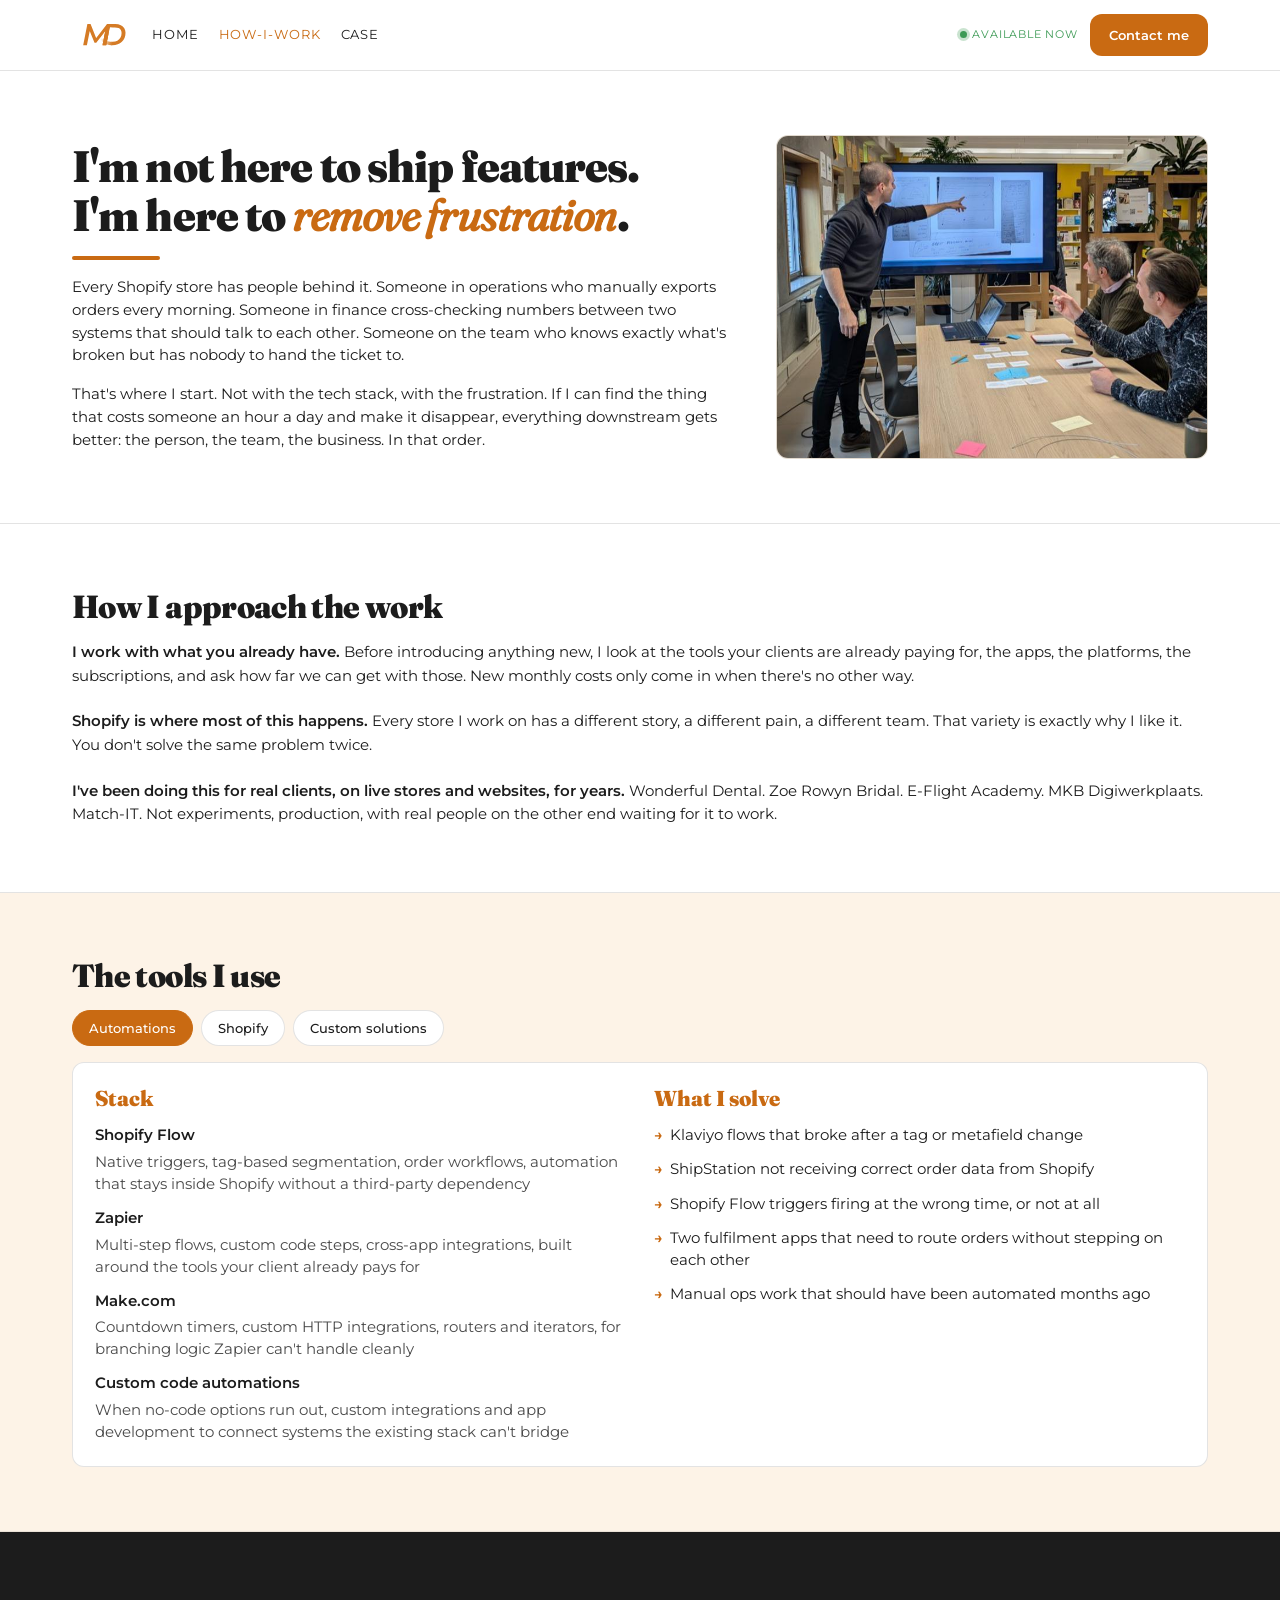
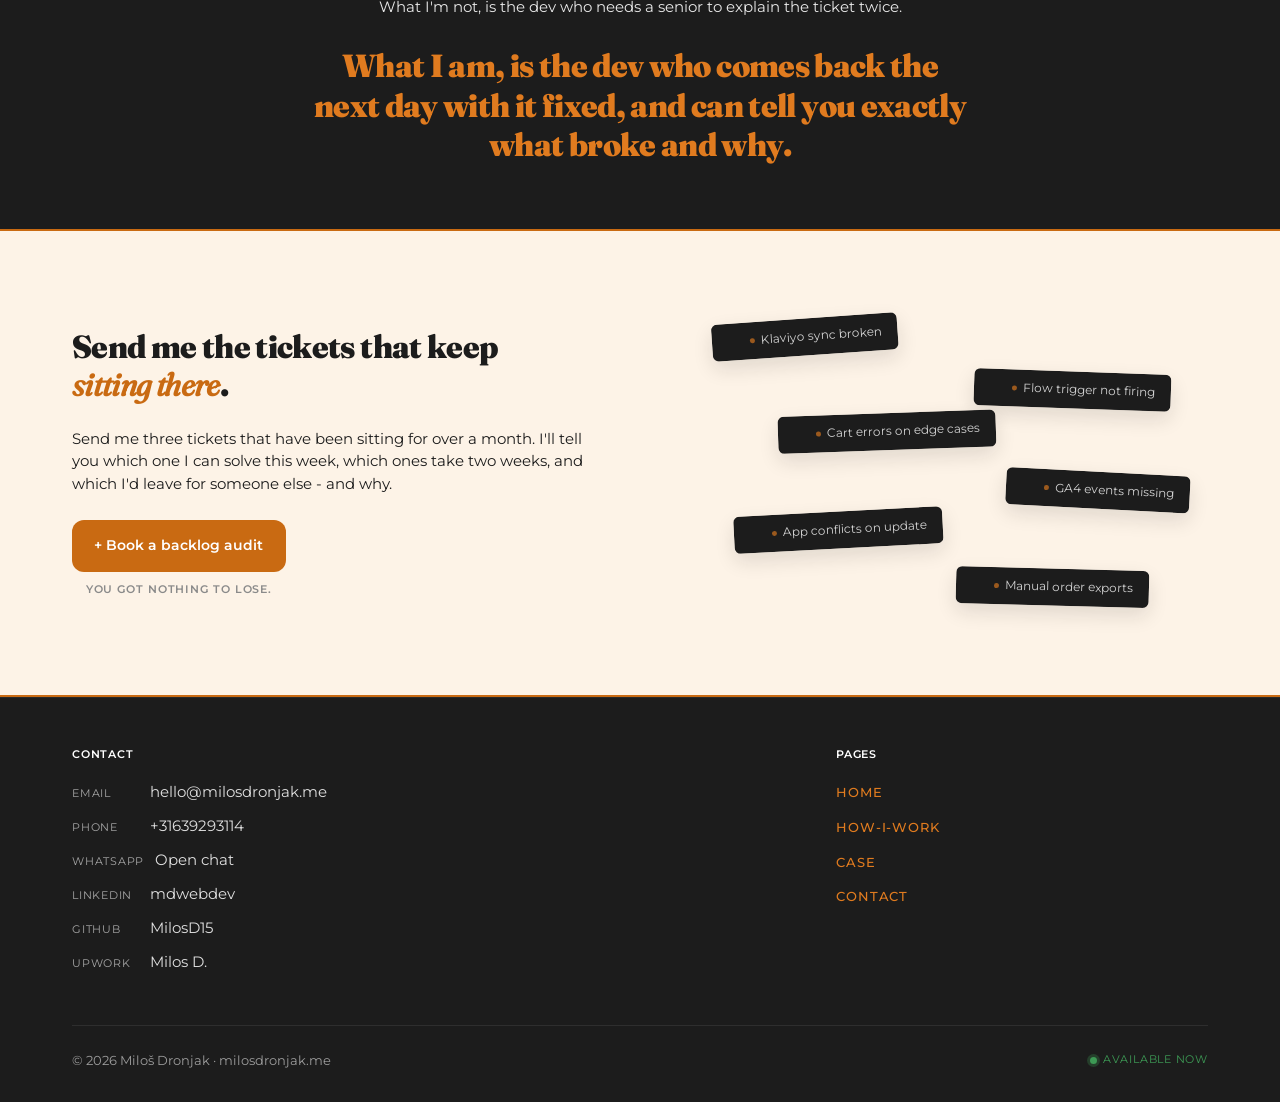
<file: how-I-work/index.html>
<!DOCTYPE html>
<html lang="en">
<head>
    <meta charset="UTF-8">
    <meta name="viewport" content="width=device-width, initial-scale=1.0">
    <title>How I work, Milos Dronjak</title>
    <meta name="description" content="I remove frustration first, then improve systems. How I work across Shopify and automation, tools, and the real client problems I solve.">
    <link rel="canonical" href="https://milosdronjak.me/how-I-work">
    <link rel="icon" href="../img/favicon.ico" type="image/x-icon">
    <link rel="apple-touch-icon" href="../img/logo-white_100-only_MD-rect.png">
    <meta property="og:type" content="website">
    <meta property="og:url" content="https://milosdronjak.me/how-I-work">
    <meta property="og:title" content="How I work, Milos Dronjak">
    <meta property="og:description" content="How I approach Shopify and automation work, the tools I use, and the problems I solve.">
    <meta property="og:image" content="https://milosdronjak.me/img/logo-white_100-only_MD-rect.png">
    <meta name="twitter:card" content="summary_large_image">
    <meta name="twitter:title" content="How I work, Milos Dronjak">
    <meta name="twitter:description" content="How I approach Shopify and automation work, the tools I use, and the problems I solve.">
    <meta name="twitter:image" content="https://milosdronjak.me/img/logo-white_100-only_MD-rect.png">
    <link rel="stylesheet" href="../css/styles.css">
    <link rel="stylesheet" href="../css/utilities.css">
    <link rel="stylesheet" href="../css/how-I-work.css">
</head>
<body>
    <a class="skip-link" href="#main">Skip to content</a>
    <div id="variant-live" class="sr-only" role="status" aria-live="polite" aria-atomic="true"></div>

    <header class="site-header">
        <div class="site-header__inner">
            <button type="button" class="site-header__menu-btn" aria-expanded="false" aria-controls="site-nav-primary" aria-label="Open menu">
                <img class="site-header__menu-icon" src="../img/burger%20icon.svg" alt="" width="26" height="26" decoding="async">
            </button>
            <a class="site-header__brand" href="/" aria-label="Milos Dronjak home">
                <svg class="site-header__brand-logo" width="937" height="598" viewBox="0 0 937 598" fill="none" xmlns="http://www.w3.org/2000/svg" aria-hidden="true">
                    <g clip-path="url(#header-logo-clip-philosophy)">
                        <rect width="937" height="598" rx="70" fill="white"/>
                        <rect x="558.059" y="142.874" width="57.3886" height="285.407" transform="rotate(11.2327 558.059 142.874)" fill="white"/>
                        <path d="M444.5 468L514.5 118H656C691.667 118 722.167 124 747.5 136C772.833 147.667 792.167 164.333 805.5 186C819.167 207.667 826 233.167 826 262.5C826 293.5 820.667 321.667 810 347C799.667 372.333 784.833 394 765.5 412C746.5 429.667 723.667 443.5 697 453.5C670.333 463.167 640.667 468 608 468H444.5ZM520.5 413H610C641.333 413 668.167 406.667 690.5 394C713.167 381 730.5 363.5 742.5 341.5C754.5 319.5 760.5 294.5 760.5 266.5C760.5 247.5 756.333 231 748 217C739.667 203 727.167 192.167 710.5 184.5C694.167 176.833 673.667 173 649 173H568.5L520.5 413Z" fill="#D57B25"/>
                        <rect x="490.091" y="126.451" width="26" height="18" transform="rotate(-51.8806 490.091 126.451)" fill="white"/>
                        <rect x="501.25" y="488.692" width="321.977" height="78.2999" transform="rotate(-78.6609 501.25 488.692)" fill="white"/>
                        <rect x="579" y="455" width="21" height="14" fill="white"/>
                        <path d="M391 328.5C444.5 378.179 536 413 600.5 413V468C461.5 465 411 385.5 391 328.5Z" fill="url(#header-logo-gradient-philosophy)"/>
                        <path d="M122.5 468L192.5 118H245.5L347.5 374.5L320 374L519.5 118H575.5L505.5 468H444L494.5 213L509 213.5L340 428H311L222.5 213L235 214.5L184.5 468H122.5Z" fill="#D57B25"/>
                        <path d="M564.56 173H569.06V176H564.56V173Z" fill="white"/>
                        <rect x="485.165" y="263" width="59.9899" height="192.572" transform="rotate(11.2902 485.165 263)" fill="#D57B25"/>
                    </g>
                    <defs>
                        <linearGradient id="header-logo-gradient-philosophy" x1="601.8" y1="438.375" x2="389.059" y2="374.652" gradientUnits="userSpaceOnUse">
                            <stop stop-color="#D57B25"/>
                            <stop offset="0.93" stop-color="white"/>
                        </linearGradient>
                        <clipPath id="header-logo-clip-philosophy">
                            <rect width="937" height="598" rx="70" fill="white"/>
                        </clipPath>
                    </defs>
                </svg>
            </a>
            <nav id="site-nav-primary" class="site-nav" aria-label="Primary">
                <a href="/">home</a>
                <a class="is-active" href="/how-I-work">how-I-work</a>
                <a href="/cases/wonderful-dental">case</a>
            </nav>
            <div class="site-header__meta">
                <span class="product-tags__avail"><span class="live-dot live-dot--avail" aria-hidden="true"></span>Available Now</span>
                <a class="btn btn--audit" href="/contact">Contact me</a>
            </div>
        </div>
    </header>

    <main id="main" class="philosophy-page">
        <section class="philosophy-hero" data-reveal-section aria-labelledby="philosophy-headline">
            <div class="philosophy-wrap philosophy-hero__grid">
                <div class="philosophy-hero__copy">
                    <h1 id="philosophy-headline" class="u-type-display reveal reveal--up" data-reveal-scroll>I'm not here to ship features. <br> I'm here to <span class="u-italic u-fw-heavy u-text-accent">remove frustration</span>.</h1>
                    <div class="u-prose u-stack-md reveal reveal--up" data-reveal-scroll>
                        <p class="u-type-body">Every Shopify store has people behind it. Someone in operations who manually exports orders every morning. Someone in finance cross-checking numbers between two systems that should talk to each other. Someone on the team who knows exactly what's broken but has nobody to hand the ticket to.</p>
                        <p class="u-type-body">That's where I start. Not with the tech stack, with the frustration. If I can find the thing that costs someone an hour a day and make it disappear, everything downstream gets better: the person, the team, the business. In that order.</p>
                    </div>
                </div>
                <div class="philosophy-hero__media reveal reveal--up" data-reveal-scroll>
                    <div class="gallery-main" data-view="stack">
                        <img class="gallery-main__img" src="../img/me-working-with-clients.png" alt="Milos working with clients" width="900" height="1200" decoding="async">
                    </div>
                </div>
            </div>
        </section>

        <section class="philosophy-copy" data-reveal-section aria-labelledby="approach-title">
            <div class="philosophy-wrap u-prose">
                <h2 id="approach-title" class="u-type-h2 reveal reveal--up" data-reveal-scroll>How I approach the work</h2>
                <div class="u-stack-md reveal reveal--up" data-reveal-scroll>
                    <p class="u-type-body"><span class="philosophy-copy__subtitle">I work with what you already have.</span> Before introducing anything new, I look at the tools your clients are already paying for, the apps, the platforms, the subscriptions, and ask how far we can get with those. New monthly costs only come in when there's no other way.</p>
                    <p class="u-type-body"><span class="philosophy-copy__subtitle">Shopify is where most of this happens.</span> Every store I work on has a different story, a different pain, a different team. That variety is exactly why I like it. You don't solve the same problem twice.</p>
                    <p class="u-type-body"><span class="philosophy-copy__subtitle">I've been doing this for real clients, on live stores and websites, for years.</span> Wonderful Dental. Zoe Rowyn Bridal. E-Flight Academy. MKB Digiwerkplaats. Match-IT. Not experiments, production, with real people on the other end waiting for it to work.</p>
                </div>
            </div>
        </section>

        <section class="philosophy-tools" data-reveal-section aria-labelledby="tools-title">
            <div class="philosophy-wrap">
                <h2 id="tools-title" class="u-type-h2 reveal reveal--up" data-reveal-scroll>The tools I use</h2>
                <div class="philosophy-tabs reveal reveal--up" data-reveal-scroll role="tablist" aria-label="Tools categories">
                    <button class="pill is-active" type="button" role="tab" aria-selected="true" aria-controls="tools-automations" id="tab-automations" data-tool-tab data-value="automations">Automations</button>
                    <button class="pill" type="button" role="tab" aria-selected="false" aria-controls="tools-shopify" id="tab-shopify" data-tool-tab data-value="shopify">Shopify</button>
                    <button class="pill" type="button" role="tab" aria-selected="false" aria-controls="tools-custom" id="tab-custom" data-tool-tab data-value="custom">Custom solutions</button>
                </div>

                <article class="philosophy-panel reveal reveal--up is-active" data-reveal-scroll data-tool-panel id="tools-automations" role="tabpanel" aria-labelledby="tab-automations">
                    <div class="philosophy-panel__grid">
                        <section>
                            <h3 class="u-type-h3">Stack</h3>
                            <ul class="philosophy-list">
                                <li><strong>Shopify Flow</strong><span>Native triggers, tag-based segmentation, order workflows, automation that stays inside Shopify without a third-party dependency</span></li>
                                <li><strong>Zapier</strong><span>Multi-step flows, custom code steps, cross-app integrations, built around the tools your client already pays for</span></li>
                                <li><strong>Make.com</strong><span>Countdown timers, custom HTTP integrations, routers and iterators, for branching logic Zapier can't handle cleanly</span></li>
                                <li><strong>Custom code automations</strong><span>When no-code options run out, custom integrations and app development to connect systems the existing stack can't bridge</span></li>
                            </ul>
                        </section>
                        <section>
                            <h3 class="u-type-h3">What I solve</h3>
                            <ul class="philosophy-list philosophy-list--solve">
                                <li>Klaviyo flows that broke after a tag or metafield change</li>
                                <li>ShipStation not receiving correct order data from Shopify</li>
                                <li>Shopify Flow triggers firing at the wrong time, or not at all</li>
                                <li>Two fulfilment apps that need to route orders without stepping on each other</li>
                                <li>Manual ops work that should have been automated months ago</li>
                            </ul>
                        </section>
                    </div>
                </article>

                <article class="philosophy-panel reveal reveal--up" data-reveal-scroll data-tool-panel id="tools-shopify" role="tabpanel" aria-labelledby="tab-shopify" hidden>
                    <div class="philosophy-panel__grid">
                        <section>
                            <h3 class="u-type-h3">Stack</h3>
                            <ul class="philosophy-list">
                                <li><strong>Theme customization</strong><span>Custom sections, Liquid templates, metafield-driven storefronts, parallax and scroll animations, page transitions, custom loaders</span></li>
                                <li><strong>Shopify app integrations</strong><span>Configuration and integration of Judge.me, Klaviyo, Appstle Subscriptions, Appstle Loyalty, Checkout Blocks, and more, wired together as a system</span></li>
                                <li><strong>Custom Shopify app development</strong><span>Purpose-built apps for specialized businesses, when off-the-shelf solutions don't fit the store logic</span></li>
                                <li><strong>Performance optimization</strong><span>Image optimization, codebase cleanup, Core Web Vitals, stores that load the way they should</span></li>
                                <li><strong>Checkout customization</strong><span>Shopify Plus checkout audits and UX improvements, reducing drop-off where it costs the most</span></li>
                            </ul>
                        </section>
                        <section>
                            <h3 class="u-type-h3">What I solve</h3>
                            <ul class="philosophy-list philosophy-list--solve">
                                <li>Review apps like Judge.me going silent after a platform update</li>
                                <li>Smile.io or Appstle loyalty logic breaking on edge cases nobody mapped</li>
                                <li>Theme performance issues that have been on the list for months</li>
                                <li>Custom cart errors and checkout friction nobody has had time to debug</li>
                                <li>Subscription or loyalty app configurations that don't match the store's actual business logic</li>
                            </ul>
                        </section>
                    </div>
                </article>

                <article class="philosophy-panel reveal reveal--up" data-reveal-scroll data-tool-panel id="tools-custom" role="tabpanel" aria-labelledby="tab-custom" hidden>
                    <div class="philosophy-panel__grid">
                        <section>
                            <h3 class="u-type-h3">Stack</h3>
                            <ul class="philosophy-list">
                                <li><strong>JavaScript / TypeScript</strong><span>Core language for everything, from Shopify theme scripting to full front-end applications</span></li>
                                <li><strong>React.js / Next.js</strong><span>Responsive, performant web apps built end-to-end, used on MKB Digiwerkplaats and Match IT</span></li>
                                <li><strong>Tailwind CSS / SCSS</strong><span>Consistent, polished UI styling, utility-first for speed, SCSS for Shopify theme architecture</span></li>
                                <li><strong>TinaCMS</strong><span>Content management setup and customization, so non-technical teams can own content updates without developer involvement</span></li>
                                <li><strong>HTML / CSS</strong><span>The foundation, cross-browser compatible, accessible, built to last without framework dependency</span></li>
                            </ul>
                        </section>
                        <section>
                            <h3 class="u-type-h3">What I solve</h3>
                            <ul class="philosophy-list philosophy-list--solve">
                                <li>Websites that need to move fast but still look considered, Next.js with Tailwind</li>
                                <li>Content-heavy sites where the team needs to manage updates without touching code</li>
                                <li>Complex signup or booking flows that off-the-shelf tools can't handle</li>
                                <li>Front-end codebases that have grown messy, refactoring, PR reviews, code quality</li>
                            </ul>
                        </section>
                    </div>
                </article>
            </div>
        </section>

        <section class="philosophy-closing-text" data-reveal-section aria-labelledby="philosophy-close">
            <div class="philosophy-wrap">
                <p class="philosophy-closing-text__not u-type-body reveal reveal--up" data-reveal-scroll>What I'm not, is the dev who needs a senior to explain the ticket twice.</p>
                <h2 id="philosophy-close" class="philosophy-closing-text__am u-type-h2 u-text-accent reveal reveal--up" data-reveal-scroll>What I am, is the dev who comes back the next day with it fixed, and can tell you exactly what broke and why.</h2>
            </div>
        </section>

        <section class="backlog-diagnostic backlog-diagnostic--philosophy" aria-label="Backlog diagnostic" data-reveal-section>
            <div class="backlog-diagnostic__inner">
                <div class="backlog-diagnostic__left reveal reveal--up" data-reveal-scroll>
                    <h2 class="backlog-diagnostic__title u-type-h2">Send me the tickets that keep <span class="u-italic u-fw-heavy u-text-accent">sitting there</span>.</h2>
                    <p class="u-type-body backlog-diagnostic__copy">Send me three tickets that have been sitting for over a month. I&apos;ll tell you which one I can solve this week, which ones take two weeks, and which I&apos;d leave for someone else - and why.</p>
                    <div class="backlog-diagnostic__cta-wrap">
                        <a class="btn btn--primary backlog-diagnostic__primary" data-backlog-cta href="/contact">+ Book a backlog audit</a>
                        <p class="backlog-diagnostic__free">YOU GOT NOTHING TO LOSE.</p>
                    </div>
                </div>
                <div class="backlog-diagnostic__right reveal reveal--up" data-reveal-scroll>
                    <div class="backlog-diagnostic__scene" data-backlog-scene aria-hidden="true">
                        <span class="backlog-pill">
                            <span class="check-icon" aria-hidden="true">
                                <svg viewBox="0 0 8 8" fill="none"><path d="M1 4L3 6L7 2" stroke="white" stroke-width="1.5" stroke-linecap="round" stroke-linejoin="round"></path></svg>
                            </span>
                            <span class="ticket-dot" aria-hidden="true"></span>
                            Klaviyo sync broken
                        </span>
                        <span class="backlog-pill">
                            <span class="check-icon" aria-hidden="true">
                                <svg viewBox="0 0 8 8" fill="none"><path d="M1 4L3 6L7 2" stroke="white" stroke-width="1.5" stroke-linecap="round" stroke-linejoin="round"></path></svg>
                            </span>
                            <span class="ticket-dot" aria-hidden="true"></span>
                            Flow trigger not firing
                        </span>
                        <span class="backlog-pill">
                            <span class="check-icon" aria-hidden="true">
                                <svg viewBox="0 0 8 8" fill="none"><path d="M1 4L3 6L7 2" stroke="white" stroke-width="1.5" stroke-linecap="round" stroke-linejoin="round"></path></svg>
                            </span>
                            <span class="ticket-dot" aria-hidden="true"></span>
                            Cart errors on edge cases
                        </span>
                        <span class="backlog-pill">
                            <span class="check-icon" aria-hidden="true">
                                <svg viewBox="0 0 8 8" fill="none"><path d="M1 4L3 6L7 2" stroke="white" stroke-width="1.5" stroke-linecap="round" stroke-linejoin="round"></path></svg>
                            </span>
                            <span class="ticket-dot" aria-hidden="true"></span>
                            GA4 events missing
                        </span>
                        <span class="backlog-pill">
                            <span class="check-icon" aria-hidden="true">
                                <svg viewBox="0 0 8 8" fill="none"><path d="M1 4L3 6L7 2" stroke="white" stroke-width="1.5" stroke-linecap="round" stroke-linejoin="round"></path></svg>
                            </span>
                            <span class="ticket-dot" aria-hidden="true"></span>
                            App conflicts on update
                        </span>
                        <span class="backlog-pill">
                            <span class="check-icon" aria-hidden="true">
                                <svg viewBox="0 0 8 8" fill="none"><path d="M1 4L3 6L7 2" stroke="white" stroke-width="1.5" stroke-linecap="round" stroke-linejoin="round"></path></svg>
                            </span>
                            <span class="ticket-dot" aria-hidden="true"></span>
                            Manual order exports
                        </span>
                    </div>
                </div>
            </div>
        </section>
    </main>

    <footer class="site-footer" id="contact" data-reveal-section>
        <div class="site-footer__wrap">
            <div class="site-footer__main">
                <div class="site-footer__shell">
                    <div class="site-footer__grid">
                    <div class="site-footer__col reveal reveal--up" data-reveal-scroll>
                        <p class="site-footer__col-label">Contact</p>
                        <ul class="site-footer__contact-list">
                            <li><span class="site-footer__contact-type">Email</span><a class="site-footer__contact-value" href="mailto:hello@milosdronjak.me">hello@milosdronjak.me</a></li>
                            <li><span class="site-footer__contact-type">Phone</span><a class="site-footer__contact-value" href="tel:+31639293114">+31639293114</a></li>
                            <li><span class="site-footer__contact-type">WhatsApp</span><a class="site-footer__contact-value" href="https://wa.me/31639293114" rel="noopener noreferrer" target="_blank">Open chat</a></li>
                            <li><span class="site-footer__contact-type">LinkedIn</span><a class="site-footer__contact-value" href="https://www.linkedin.com/in/mdwebdev" rel="noopener noreferrer" target="_blank">mdwebdev</a></li>
                            <li><span class="site-footer__contact-type">GitHub</span><a class="site-footer__contact-value" href="https://github.com/MilosD15" rel="noopener noreferrer" target="_blank">MilosD15</a></li>
                            <li><span class="site-footer__contact-type">Upwork</span><a class="site-footer__contact-value" href="https://www.upwork.com/freelancers/~016c2ec76f60c85c55" rel="noopener noreferrer" target="_blank">Milos D.</a></li>
                        </ul>
                    </div>
                    <div class="site-footer__col reveal reveal--up" data-reveal-scroll>
                        <p class="site-footer__col-label">Pages</p>
                        <ul class="site-footer__nav-list">
                            <li><a href="/">home</a></li>
                            <li><a href="/how-I-work">how-I-work</a></li>
                            <li><a href="/cases/wonderful-dental">case</a></li>
                            <li><a href="/#contact">contact</a></li>
                        </ul>
                    </div>
                </div>
                    <div class="site-footer__bottom reveal reveal--up" data-reveal-scroll>
                        <p class="site-footer__copy">© 2026 Miloš Dronjak · milosdronjak.me</p>
                        <div class="site-footer__available product-tags__avail">
                            <span class="live-dot live-dot--avail" aria-hidden="true"></span>
                            <span>Available Now</span>
                        </div>
                    </div>
                </div>
            </div>
        </div>
    </footer>

    <script src="../js/site-system.js" defer></script>
    <script src="../js/how-I-work.js" defer></script>
</body>
</html>
</file>
<file: css/styles.css>
/* Miloš Dronjak — PDP homepage · brand system */

@font-face {
    font-family: 'Montserrat';
    src: url('../font/montserrat/Montserrat-Regular.ttf') format('truetype');
    font-weight: 400;
    font-style: normal;
    font-display: swap;
}

@font-face {
    font-family: 'Montserrat';
    src: url('../font/montserrat/Montserrat-Medium.ttf') format('truetype');
    font-weight: 500;
    font-style: normal;
    font-display: swap;
}

@font-face {
    font-family: 'Montserrat';
    src: url('../font/montserrat/Montserrat-SemiBold.ttf') format('truetype');
    font-weight: 600;
    font-style: normal;
    font-display: swap;
}

@font-face {
    font-family: 'Montserrat';
    src: url('../font/montserrat/Montserrat-Bold.ttf') format('truetype');
    font-weight: 700;
    font-style: normal;
    font-display: swap;
}

@font-face {
    font-family: 'Fraunces';
    src: url('../font/fraunces/Fraunces_72pt-Black.ttf') format('truetype');
    font-weight: 900;
    font-style: normal;
    font-display: swap;
}

@font-face {
    font-family: 'Fraunces';
    src: url('../font/fraunces/Fraunces_72pt-Regular.ttf') format('truetype');
    font-weight: 400;
    font-style: normal;
    font-display: swap;
}

@font-face {
    font-family: 'Fraunces';
    src: url('../font/fraunces/Fraunces_72pt-Italic.ttf') format('truetype');
    font-weight: 400;
    font-style: italic;
    font-display: swap;
}

:root {
    --bg: #ffffff;
    --ink: #1c1c1c;
    --orange: #e07b1f;
    --orange-dark: #c96a12;
    --orange-darker: #b85f10;
    --strawberry: var(--orange-dark);
    --blush: #fdf3e7;
    --sky: var(--orange-dark);
    --steel: #1c1c1c;
    --ice: #fdf3e7;
    --white: #ffffff;
    --muted: #4a4a4a;
    --line: rgba(28, 28, 28, 0.12);
    --font-ui: 'Montserrat', system-ui, sans-serif;
    --font-display: 'Fraunces', Georgia, serif;
    --radius: 12px;
    --space: clamp(1rem, 3vw, 2rem);
    --max: 1200px;
    --body-text-size: 0.92rem;
    --body-text-size-mobile: 0.82rem;
}

*,
*::before,
*::after {
    box-sizing: border-box;
}

* {
    margin: 0;
}

html {
    scroll-behavior: smooth;
}

body {
    font-family: var(--font-ui);
    font-size: var(--body-text-size);
    font-weight: 400;
    background: var(--bg);
    color: var(--ink);
    line-height: 1.55;
    min-height: 100vh;
}

h1,
h2,
h3,
h4,
h5,
h6 {
    font-family: var(--font-display);
}

img {
    max-width: 100%;
    display: block;
}

a {
    color: inherit;
    transition: color 0.3s ease, background-color 0.3s ease, border-color 0.3s ease, filter 0.3s ease;
}

.sr-only {
    position: absolute;
    width: 1px;
    height: 1px;
    padding: 0;
    margin: -1px;
    overflow: hidden;
    clip: rect(0, 0, 0, 0);
    white-space: nowrap;
    border: 0;
}

.skip-link {
    position: absolute;
    left: -9999px;
    top: 0.75rem;
    z-index: 100;
    padding: 0.5rem 1rem;
    background: var(--ink);
    color: var(--bg);
    border-radius: var(--radius);
    text-decoration: none;
    font-size: 0.875rem;
}

.skip-link:focus {
    left: 0.75rem;
}

/* Scroll / load reveals */

.reveal {
    opacity: 0;
    transition:
        opacity 0.6s cubic-bezier(0.22, 1, 0.36, 1),
        transform 0.6s cubic-bezier(0.22, 1, 0.36, 1);
    will-change: opacity, transform;
}

.reveal--up {
    transform: translate3d(0, 20px, 0);
}

.reveal.is-revealed {
    opacity: 1;
    transform: translate3d(0, 0, 0);
}

/* Variant copy cross-fade */

.variant-copy {
    transition:
        opacity 0.28s ease,
        transform 0.28s ease;
}

.variant-copy.is-updating {
    opacity: 0;
    transform: translate3d(0, 8px, 0);
}

@media (prefers-reduced-motion: reduce) {
    .reveal {
        opacity: 1;
        transform: none;
        transition: none;
    }

    .variant-copy {
        transition: none;
    }

    .variant-copy.is-updating {
        opacity: 1;
        transform: none;
    }

    .site-header__menu-icon {
        transition: none;
    }

    .backlog-pill,
    .check-icon,
    .ticket-dot,
    .connector-line,
    .backlog-diagnostic__cta,
    .backlog-diagnostic__cta-label {
        animation: none;
        transition: none;
    }
}

/* Header */

.site-header {
    border-bottom: 1px solid var(--line);
    background: var(--bg);
    position: sticky;
    top: 0;
    z-index: 50;
}

.site-header__inner {
    max-width: var(--max);
    margin: 0 auto;
    padding: 0.85rem var(--space);
    display: flex;
    align-items: center;
    justify-content: space-between;
    gap: 1rem;
    flex-wrap: wrap;
    position: relative;
}

.site-header__menu-btn {
    display: none;
    align-items: center;
    justify-content: center;
    width: 2.75rem;
    height: 2.75rem;
    padding: 0;
    border: 1px solid var(--line);
    border-radius: var(--radius);
    background: var(--bg);
    color: var(--steel);
    cursor: pointer;
    flex-shrink: 0;
    transition: border-color 0.3s ease, color 0.3s ease, background 0.3s ease;
}

.site-header__menu-btn:hover,
.site-header__menu-btn:focus-visible {
    color: var(--sky);
    border-color: var(--sky);
}

.site-header__menu-btn:focus-visible {
    outline: 2px solid var(--strawberry);
    outline-offset: 2px;
}

.site-header__menu-icon {
    display: block;
    width: 1.45rem;
    height: 1.45rem;
    object-fit: contain;
    pointer-events: none;
    transform: rotate(0deg);
    transform-origin: 50% 50%;
    transition: transform 0.42s cubic-bezier(0.34, 1.25, 0.44, 1);
}

.site-header__menu-btn.is-open .site-header__menu-icon {
    transform: rotate(180deg);
}

.site-header__brand {
    display: inline-flex;
    align-items: center;
    justify-content: center;
    flex-shrink: 0;
    text-decoration: none;
}

.site-header__brand-logo {
    width: 4rem;
    aspect-ratio: 16 / 9;
    height: auto;
    object-fit: contain;
    display: block;
}

.site-nav {
    display: flex;
    gap: 1.25rem;
    font-size: 0.8rem;
    text-transform: uppercase;
    letter-spacing: 0.07em;
}

.site-nav a {
    text-decoration: none;
    color: var(--steel);
}

.site-nav a:hover,
.site-nav a:focus-visible {
    color: var(--orange-darker);
}

.site-nav a.btn--contact-nav {
    color: var(--white);
}

.site-nav a.btn--contact-nav:hover,
.site-nav a.btn--contact-nav:focus-visible {
    color: var(--white);
    filter: brightness(1.08);
}

.site-nav a.site-nav__contact-drawer {
    display: none;
}

.site-header__meta {
    display: flex;
    align-items: center;
    gap: 0.75rem;
    flex-wrap: wrap;
    margin-left: auto;
}

.site-header__label {
    font-family: var(--font-ui);
    font-size: 0.7rem;
    font-weight: 600;
    text-transform: uppercase;
    letter-spacing: 0.08em;
    color: #8a8a8a;
    white-space: nowrap;
}

.status-pill {
    font-size: 0.7rem;
    text-transform: uppercase;
    letter-spacing: 0.08em;
    color: var(--steel);
    white-space: nowrap;
}

.btn {
    display: inline-flex;
    align-items: center;
    justify-content: center;
    text-align: center;
    text-decoration: none;
    font-family: var(--font-ui);
    font-weight: 500;
    font-size: 14px;
    border-radius: var(--radius);
    cursor: pointer;
    border: none;
    transition: background 0.3s ease, color 0.3s ease, border-color 0.3s ease, transform 0.3s ease;
}

.btn:focus-visible {
    outline: 2px solid var(--strawberry);
    outline-offset: 2px;
}

.btn--contact-nav {
    background: var(--orange-dark);
    color: var(--white);
    padding: 0.7rem 1.2rem;
    font-size: 13px;
    font-weight: 600;
    text-transform: none;
    letter-spacing: normal;
    text-decoration: none;
}

.btn--contact-nav:hover {
    background: var(--orange-darker);
}

.btn--contact-nav:focus-visible {
    outline: 2px solid var(--orange-darker);
    outline-offset: 2px;
}

.btn--audit {
    background: var(--strawberry);
    color: var(--white);
    padding: 0.7rem 1.2rem;
    font-size: 13px;
    font-weight: 600;
    text-transform: none;
    letter-spacing: normal;
}

.btn--audit:hover {
    background: var(--orange-darker);
}

.btn--audit:focus-visible {
    outline: 2px solid var(--orange-darker);
    outline-offset: 2px;
}

/* PDP */

.pdp {
    max-width: var(--max);
    margin: 0 auto;
    padding: clamp(1.5rem, 4vw, 3rem) var(--space) 0;
}

.pdp__grid {
    display: grid;
    grid-template-columns: minmax(0, 1fr) minmax(0, 1.15fr);
    gap: clamp(1.5rem, 4vw, 3.5rem);
    align-items: start;
}

.pdp__gallery {
    display: flex;
    flex-direction: column;
    gap: 1rem;
}

.gallery-main {
    position: relative;
    aspect-ratio: 1;
    border-radius: var(--radius);
    background: var(--blush);
    border: 1px solid var(--line);
    overflow: hidden;
    transition: background 0.25s ease;
}

.gallery-main[data-view='stack'] {
    background: #fdf3e7;
}

.gallery-main[data-view='flow'] {
    background: #fdf3e7;
}

.gallery-main[data-view='case'] {
    background: #fdf3e7;
}

.gallery-main__img {
    width: 100%;
    height: 100%;
    object-fit: cover;
    object-position: center 20%;
    display: block;
}

.gallery-meta {
    display: flex;
    justify-content: flex-start;
    align-items: baseline;
    font-size: 0.7rem;
    text-transform: uppercase;
    letter-spacing: 0.08em;
    color: var(--muted);
}

.gallery-meta__label {
    font-weight: 500;
}

.gallery-thumbs {
    display: grid;
    grid-template-columns: repeat(3, minmax(0, 1fr));
    gap: 0.5rem;
}

.gallery-thumb {
    font-family: var(--font-ui);
    font-size: 12px;
    font-weight: 500;
    text-transform: uppercase;
    letter-spacing: 0.06em;
    padding: 0.65rem 0.35rem;
    border-radius: var(--radius);
    border: 1px solid var(--line);
    background: var(--white);
    color: var(--muted);
    cursor: pointer;
    text-decoration: none;
    text-align: center;
    display: flex;
    align-items: center;
    justify-content: center;
}

.gallery-thumb:hover {
    border-color: var(--ink);
    color: var(--ink);
}

.gallery-thumb:focus-visible {
    outline: 2px solid var(--sky);
    outline-offset: 2px;
}

.gallery-thumb.is-active {
    border-color: var(--sky);
    color: var(--ink);
    box-shadow: 0 0 0 1px var(--sky);
}

.pdp__detail {
    display: flex;
    flex-direction: column;
    gap: 1.25rem;
}

.product-tags {
    display: flex;
    flex-wrap: wrap;
    align-items: center;
    gap: 0.35rem 0.5rem;
    font-size: 0.7rem;
    text-transform: uppercase;
    letter-spacing: 0.07em;
    color: var(--sky);
}

.product-tags__lead {
    color: var(--sky);
}

.product-tags__lead-dot {
    color: var(--ink);
}

.product-tags__avail {
    display: inline-flex;
    align-items: center;
    gap: 0.35rem;
    font-size: 0.7rem;
    color: #3d9a55;
    text-transform: uppercase;
    letter-spacing: 0.07em;
}

.live-dot {
    width: 7px;
    height: 7px;
    border-radius: 50%;
    background: var(--sky);
    box-shadow: 0 0 0 3px rgba(224, 123, 31, 0.2);
}

.live-dot--avail {
    background: #3d9a55;
    box-shadow: 0 0 0 3px rgba(61, 154, 85, 0.28);
}

.product-title {
    font-family: var(--font-display);
    font-weight: 900;
    font-size: 2.75rem;
    line-height: 1.12;
    letter-spacing: -0.02em;
}

.product-lede {
    font-size: var(--body-text-size);
    color: var(--muted);
    max-width: 38rem;
}

.variant-block {
    display: flex;
    flex-direction: column;
    gap: 0.5rem;
}

.variant-label {
    font-family: var(--font-ui);
    font-weight: 600;
    font-size: 0.68rem;
    color: rgba(28, 28, 28, 0.55);
    text-transform: uppercase;
    letter-spacing: 0.08em;
    line-height: 1.35;
}

.pill-row {
    display: flex;
    flex-wrap: wrap;
    gap: 0.5rem;
}

.pill {
    font-family: var(--font-ui);
    font-size: 0.85rem;
    font-weight: 500;
    text-align: center;
    padding: 0.55rem 1rem;
    border-radius: 999px;
    border: 1px solid var(--line);
    background: var(--white);
    color: var(--ink);
    cursor: pointer;
    transition: background 0.3s ease, border-color 0.3s ease, color 0.3s ease;
}

.pill:hover {
    border-color: var(--ink);
}

.pill.is-active {
    background: var(--sky);
    border-color: var(--sky);
    color: var(--white);
}

.pill:focus-visible {
    outline: 2px solid var(--sky);
    outline-offset: 2px;
}

.cta-row {
    display: flex;
    flex-direction: column;
    gap: 0.65rem;
    margin-top: 0.5rem;
}

.btn--primary {
    background: var(--strawberry);
    color: var(--white);
    padding: 1rem 1.15rem;
    justify-content: space-between;
    align-items: center;
    width: 100%;
    font-weight: 600;
    text-align: left;
    flex-wrap: wrap;
    gap: 0.35rem 1rem;
}

.btn--primary[href*='Backlog%20audit'] {
    font-weight: 600;
}

.btn--primary:hover {
    background: var(--orange-darker);
}

.btn--primary__left {
    font-size: 14px;
    font-weight: 600;
    text-align: left;
}

.btn--primary__right {
    font-size: 13px;
    text-transform: none;
    letter-spacing: normal;
    opacity: 0.95;
    line-height: 1.35;
    text-align: right;
    max-width: min(100%, 14rem);
}

.btn--ghost {
    width: 100%;
    padding: 0.85rem 1.1rem;
    border: 1px solid var(--ink);
    background: transparent;
    color: var(--ink);
    font-size: 14px;
    font-weight: 500;
    text-align: center;
}

.btn--ghost:hover {
    background: var(--ink);
    color: var(--bg);
    border-color: var(--ink);
}

.btn--inline {
    display: inline-flex;
    padding: 0.65rem 1rem;
    border: 1px solid rgba(28, 28, 28, 0.2);
    border-radius: 999px;
    font-size: 14px;
    background: var(--white);
    color: var(--steel);
}

.btn--inline:hover {
    background: var(--ice);
    color: var(--orange-darker);
    border-color: var(--orange-darker);
}

/* Description */

.description-block {
    width: 100%;
}

.description-block__grid {
    box-sizing: border-box;
    width: 100%;
    max-width: var(--max);
    padding: clamp(2rem, 5vw, 4rem) var(--space);
    margin: 0 auto;
    display: grid;
    grid-template-columns: minmax(0, 1fr);
    gap: clamp(1rem, 3vw, 2.5rem);
    align-items: start;
}

.section-kicker {
    font-size: 0.7rem;
    text-transform: uppercase;
    letter-spacing: 0.07em;
    color: var(--sky);
    position: sticky;
    top: 5.5rem;
}

.section-kicker__num {
    display: block;
    margin-top: 0.35rem;
    color: var(--ink);
}

.description-block__body {
    font-family: var(--font-ui);
    font-weight: 400;
    font-size: var(--body-text-size);
    line-height: 1.65;
    display: flex;
    flex-direction: column;
    gap: 1.5rem;
    max-width: 42rem;
}

.variant-copy--desc {
    margin: 0;
}

.description-block__item {
    display: flex;
    flex-direction: column;
    gap: 0.28rem;
    margin: 0;
    font-size: var(--body-text-size);
    line-height: 1.5;
    color: var(--ink);
}

.description-block__item strong {
    font-weight: 600;
}

.description-block__item span {
    color: var(--muted);
}

/* Metrics */

.metrics-band {
    background: var(--ice);
    border-top: 1px solid var(--line);
    border-bottom: 1px solid var(--line);
}

.metrics-band__inner {
    max-width: var(--max);
    margin: 0 auto;
    padding: clamp(2rem, 4vw, 3rem) var(--space) clamp(2.25rem, 5vw, 3.5rem);
}

.metrics-band__title {
    font-family: var(--font-ui);
    font-weight: 500;
    font-size: 0.72rem;
    text-transform: uppercase;
    letter-spacing: 0.1em;
    color: var(--sky);
    margin-bottom: 1.1rem;
}

.metrics {
    display: grid;
    grid-template-columns: repeat(3, 1fr);
    gap: 1rem;
}

.metric-card {
    background: var(--white);
    border: 1px solid rgba(28, 28, 28, 0.08);
    border-radius: var(--radius);
    padding: 1.35rem 1.25rem;
    border-left: 4px solid var(--strawberry);
}

.metric-card__value {
    font-family: var(--font-display);
    font-weight: 900;
    font-size: 2.25rem;
}

.metric-card__label {
    font-size: 0.85rem;
    color: var(--steel);
    margin-top: 0.35rem;
}

.backlog-diagnostic {
    background: var(--blush);
    border-top: 2px solid var(--orange-dark);
    border-bottom: 2px solid var(--orange-dark);
    overflow: hidden;
}

.backlog-diagnostic__inner {
    max-width: var(--max);
    margin: 0 auto;
    padding: clamp(1.5rem, 7vw, 3rem) var(--space);
    display: grid;
    grid-template-columns: minmax(0, 1.15fr) minmax(16rem, 0.85fr);
    gap: clamp(1.5rem, 4vw, 3rem);
    align-items: center;
}

.backlog-diagnostic__kicker {
    font-size: 0.7rem;
    letter-spacing: 0.08em;
    text-transform: uppercase;
    color: var(--muted);
    margin-bottom: 0.45rem;
}

.backlog-diagnostic__title {
    font-family: var(--font-display);
    font-size: clamp(1.7rem, 3.5vw, 2.4rem);
    line-height: 1.18;
    color: var(--ink);
    margin: 0 0 1.25rem;
    max-width: 22ch;
}

.backlog-diagnostic__title.u-type-h2 {
    font-size: var(--u-type-h2);
}

.backlog-diagnostic__scene {
    position: relative;
    min-height: 23rem;
}

.backlog-pill {
    position: absolute;
    display: inline-flex;
    align-items: center;
    gap: 0.4rem;
    padding: 0.62rem 0.95rem;
    border-radius: 6px;
    border: 1px solid var(--line);
    background: var(--ink);
    color: rgba(250, 250, 250, 0.82);
    font-size: 0.75rem;
    line-height: 1;
    width: max-content;
    white-space: nowrap;
    box-shadow: 0 8px 20px rgba(28, 28, 28, 0.12);
    transform-origin: left center;
    transition:
        top 0.9s cubic-bezier(0.22, 1, 0.36, 1),
        left 0.9s cubic-bezier(0.22, 1, 0.36, 1),
        transform 0.9s cubic-bezier(0.22, 1, 0.36, 1),
        opacity 0.9s ease,
        color 0.9s ease,
        background-color 0.9s ease,
        border-color 0.9s ease,
        box-shadow 0.9s ease;
    animation: backlogFloat 8s ease-in-out infinite;
}

.ticket-dot {
    width: 5px;
    height: 5px;
    border-radius: 50%;
    background: var(--orange);
    flex-shrink: 0;
    opacity: 0.65;
    transition: opacity 0.3s ease;
}

.check-icon {
    width: 15px;
    height: 15px;
    border-radius: 50%;
    color: #3d9a55;
    background: #3d9a55;
    display: flex;
    align-items: center;
    justify-content: center;
    flex-shrink: 0;
    opacity: 0;
    transform: scale(0);
    transition: opacity 0.34s ease, transform 0.34s ease;
}

.check-icon svg {
    width: 8px;
    height: 8px;
}

.backlog-connector {
    position: absolute;
    inset: 0;
    width: 100%;
    height: 100%;
    pointer-events: none;
    z-index: 1;
}

.connector-line {
    stroke: var(--orange-dark);
    stroke-width: 0.75;
    fill: none;
    opacity: 0;
    transition: opacity 0.4s ease;
}

.backlog-pill:nth-of-type(1) { top: 2.9rem; left: 1rem; transform: rotate(-4deg); animation-delay: 0s; }
.backlog-pill:nth-of-type(2) { top: 5.55rem; left: 17.4rem; transform: rotate(2deg); animation-delay: 0.7s; }
.backlog-pill:nth-of-type(3) { top: 8.65rem; left: 5.15rem; transform: rotate(-2deg); animation-delay: 1.3s; }
.backlog-pill:nth-of-type(4) { top: 11.75rem; left: 19.35rem; transform: rotate(3deg); animation-delay: 2s; }
.backlog-pill:nth-of-type(5) { top: 14.85rem; left: 2.35rem; transform: rotate(-3deg); animation-delay: 2.6s; }
.backlog-pill:nth-of-type(6) { top: 17.95rem; left: 16.25rem; transform: rotate(1.5deg); animation-delay: 3.2s; }

.backlog-diagnostic__right {
    display: flex;
    flex-direction: column;
    align-items: flex-end;
    gap: 0.65rem;
    justify-content: flex-end;
}

.backlog-diagnostic__cta {
    width: auto;
    min-height: 0;
    border-radius: var(--radius);
    border: 5px dashed var(--orange-dark);
    background: transparent;
    color: var(--orange-dark);
    display: inline-flex;
    align-items: center;
    justify-content: center;
    position: relative;
    text-decoration: none;
    font-size: 1.4rem;
    font-weight: 600;
    line-height: 1.2;
    padding: 1.26rem 2.7rem;
    transition: background-color 0.42s ease, color 0.42s ease, border-color 0.42s ease;
    z-index: 2;
}

.backlog-diagnostic__free {
    margin: 0;
    align-self: stretch;
    text-align: center;
    font-family: var(--font-ui);
    font-size: 0.7rem;
    font-weight: 600;
    letter-spacing: 0.08em;
    text-transform: uppercase;
    color: #8a8a8a;
}

.backlog-diagnostic__cta-label {
    transition: opacity 0.3s ease, transform 0.3s ease;
}

.backlog-diagnostic__cta-label--active {
    position: absolute;
    opacity: 0;
    transform: translateY(8px);
}

.backlog-diagnostic.is-hovered .backlog-diagnostic__cta {
    background: var(--orange-dark);
    border-color: var(--orange-dark);
    color: var(--white);
}

.backlog-diagnostic.is-hovered .backlog-diagnostic__cta-label--idle {
    opacity: 0;
    transform: translateY(-8px);
}

.backlog-diagnostic.is-hovered .backlog-diagnostic__cta-label--active {
    opacity: 1;
    transform: translateY(0);
}

.backlog-diagnostic.is-hovered .backlog-pill {
    right: auto;
    transform: rotate(0deg);
    background: rgba(28, 28, 28, 0.88);
    border-color: rgba(28, 28, 28, 0.22);
    color: rgba(250, 250, 250, 0.38);
    box-shadow: 0 6px 24px rgba(0, 0, 0, 0.13), 0 1px 4px rgba(0, 0, 0, 0.07);
    animation-play-state: paused;
}

.backlog-diagnostic.is-hovered .backlog-pill:nth-of-type(1) { top: 2.75rem; }
.backlog-diagnostic.is-hovered .backlog-pill:nth-of-type(2) { top: 5.95rem; }
.backlog-diagnostic.is-hovered .backlog-pill:nth-of-type(3) { top: 9.15rem; }
.backlog-diagnostic.is-hovered .backlog-pill:nth-of-type(4) { top: 12.35rem; }
.backlog-diagnostic.is-hovered .backlog-pill:nth-of-type(5) { top: 15.55rem; }
.backlog-diagnostic.is-hovered .backlog-pill:nth-of-type(6) { top: 18.75rem; }

.backlog-diagnostic.is-hovered .ticket-dot {
    opacity: 0;
}

.backlog-diagnostic.is-hovered .check-icon {
    opacity: 1;
    transform: scale(1);
}

.backlog-diagnostic.is-hovered .backlog-pill:nth-of-type(2) { transition-delay: 70ms; }
.backlog-diagnostic.is-hovered .backlog-pill:nth-of-type(3) { transition-delay: 140ms; }
.backlog-diagnostic.is-hovered .backlog-pill:nth-of-type(4) { transition-delay: 210ms; }
.backlog-diagnostic.is-hovered .backlog-pill:nth-of-type(5) { transition-delay: 280ms; }
.backlog-diagnostic.is-hovered .backlog-pill:nth-of-type(6) { transition-delay: 350ms; }

.backlog-diagnostic.is-hovered .backlog-pill:nth-of-type(1) .check-icon { transition-delay: 200ms; }
.backlog-diagnostic.is-hovered .backlog-pill:nth-of-type(2) .check-icon { transition-delay: 270ms; }
.backlog-diagnostic.is-hovered .backlog-pill:nth-of-type(3) .check-icon { transition-delay: 340ms; }
.backlog-diagnostic.is-hovered .backlog-pill:nth-of-type(4) .check-icon { transition-delay: 410ms; }
.backlog-diagnostic.is-hovered .backlog-pill:nth-of-type(5) .check-icon { transition-delay: 480ms; }
.backlog-diagnostic.is-hovered .backlog-pill:nth-of-type(6) .check-icon { transition-delay: 550ms; }

.backlog-diagnostic.is-hovered .connector-line {
    opacity: 0.3;
}

.backlog-diagnostic.is-hovered .connector-line:nth-child(1) { transition-delay: 180ms; }
.backlog-diagnostic.is-hovered .connector-line:nth-child(2) { transition-delay: 250ms; }
.backlog-diagnostic.is-hovered .connector-line:nth-child(3) { transition-delay: 320ms; }
.backlog-diagnostic.is-hovered .connector-line:nth-child(4) { transition-delay: 390ms; }
.backlog-diagnostic.is-hovered .connector-line:nth-child(5) { transition-delay: 460ms; }
.backlog-diagnostic.is-hovered .connector-line:nth-child(6) { transition-delay: 530ms; }

.backlog-diagnostic--philosophy .backlog-diagnostic__inner {
    display: grid;
    grid-template-columns: minmax(0, 1fr) minmax(22rem, 1fr);
    gap: clamp(1.5rem, 4vw, 3rem);
    align-items: center;
}

.backlog-diagnostic--philosophy .backlog-diagnostic__left {
    max-width: 38rem;
    display: flex;
    flex-direction: column;
    align-items: flex-start;
    gap: 1.5rem;
}

.backlog-diagnostic--philosophy .backlog-diagnostic__left > * {
    margin: 0;
}

.backlog-diagnostic--philosophy .backlog-diagnostic__right {
    width: 100%;
    display: flex;
    justify-content: flex-end;
    align-items: center;
}

.backlog-diagnostic--philosophy .backlog-diagnostic__scene {
    width: min(100%, 30rem);
}

.backlog-diagnostic__primary {
    width: auto;
    max-width: 21rem;
    justify-content: center;
    text-align: center;
    padding: 0.95rem 1.4rem;
}

.backlog-diagnostic__copy {
    max-width: 33rem;
}

.backlog-diagnostic__cta-wrap {
    display: flex;
    flex-direction: column;
    align-items: center;
    gap: 0.65rem;
    margin-top: 0.6rem;
}

.backlog-diagnostic--philosophy .backlog-diagnostic__free {
    width: 100%;
    text-align: center;
    line-height: 1.4;
}

@keyframes backlogFloat {
    0%, 100% { translate: 0 0; }
    50% { translate: 0 -4px; }
}

/* Teaser — Wonderful Dental (accent sky) */

.teaser-strip {
    background: var(--bg);
    border-top: 1px solid var(--line);
    border-bottom: 1px solid var(--line);
}

.teaser-strip--wd {
    background: var(--white);
    border-top: 1px solid var(--line);
    border-bottom: 1px solid var(--line);
}

.teaser-strip__inner {
    max-width: var(--max);
    margin: 0 auto;
    padding: clamp(3rem, 7vw, 5rem) var(--space);
    display: flex;
    flex-direction: column;
    align-items: stretch;
    gap: clamp(1.35rem, 3vw, 2rem);
}

.teaser-strip__layout {
    display: grid;
    grid-template-columns: minmax(0, 50%) minmax(0, 50%);
    gap: clamp(1.5rem, 4vw, 3rem);
    align-items: start;
    width: 100%;
}

.teaser-strip__col--title {
    min-width: 0;
}

.teaser-strip__col--content {
    display: flex;
    flex-direction: column;
    gap: 2rem;
    min-width: 0;
}

.teaser-strip__title {
    font-family: var(--font-display);
    font-weight: 900;
    font-size: 2rem;
    max-width: 22rem;
    color: var(--ink);
    line-height: 1.18;
    margin: 0;
}

.teaser-strip__title.u-type-h2 {
    font-size: var(--u-type-h2);
}

.teaser-strip--wd .teaser-strip__title {
    color: var(--ink);
    text-shadow: none;
    font-size: clamp(1.7rem, 3.5vw, 2.4rem);
    max-width: none;
    width: 100%;
}

.teaser-strip--wd .teaser-strip__title.u-type-h2 {
    font-size: var(--u-type-h2);
}

.teaser-strip__title-accent {
    color: var(--orange-dark);
    font-style: italic;
}

/* Case CTA in teaser row: solid white on sky (hero ghost stays outline) */
.teaser-strip__inner .btn--ghost {
    width: auto;
    flex-shrink: 0;
}

.teaser-strip--wd .teaser-strip__inner .btn--ghost {
    background: transparent;
    border-color: var(--ink);
    color: var(--ink);
}

.teaser-strip--wd .teaser-strip__inner .btn--ghost:hover {
    background: var(--ink);
    border-color: var(--ink);
    color: var(--bg);
}

.teaser-strip--wd .teaser-strip__inner .btn--ghost:focus-visible {
    outline: 2px solid var(--white);
    outline-offset: 3px;
}

.teaser-strip__extract {
    width: 100%;
    margin: 0;
    min-width: 0;
    padding: 0;
    background: transparent;
    border-radius: var(--radius);
    border: none;
    box-shadow: none;
}

.teaser-strip__inner .teaser-strip__layout-cta {
    width: 100%;
    max-width: none;
    justify-content: center;
    text-align: center;
}

.teaser-strip__extract-grid {
    display: flex;
    flex-direction: column;
    gap: 0.65rem;
    align-items: stretch;
}

.teaser-strip__extract-label {
    font-family: var(--font-ui);
    font-size: 0.68rem;
    font-weight: 600;
    text-transform: uppercase;
    letter-spacing: 0.1em;
    color: var(--ink);
    opacity: 0.72;
    margin: 0;
    line-height: 1.35;
}

.teaser-strip__extract-body {
    display: flex;
    flex-direction: column;
    gap: 0.85rem;
}

.teaser-strip__extract-body p {
    font-family: var(--font-ui);
    font-weight: 400;
    font-size: var(--body-text-size);
    line-height: 1.62;
    color: var(--ink);
    margin: 0;
}

.teaser-strip__extract-body strong {
    font-weight: 600;
}

/* Reviews */

.reviews {
    background: var(--blush);
    color: var(--ink);
    border-top: 1px solid var(--line);
    padding: clamp(2.5rem, 6vw, 4rem) 0;
}

.reviews__inner {
    box-sizing: border-box;
    width: 100%;
    max-width: var(--max);
    margin: 0 auto;
    padding: 0 var(--space);
}

.reviews__head {
    margin: 0 0 1.75rem;
    display: flex;
    flex-wrap: wrap;
    justify-content: flex-start;
    align-items: flex-end;
    gap: 1rem;
}

.reviews .reviews__title {
    color: var(--ink);
    margin: 0;
}

.reviews__grid {
    margin: 0;
    display: grid;
    grid-template-columns: repeat(2, minmax(0, 1fr));
    gap: clamp(1.25rem, 3vw, 1.75rem);
}

.review-card {
    background: var(--white);
    color: var(--ink);
    border: 1px solid var(--line);
    border-radius: var(--radius);
    padding: clamp(1.35rem, 3vw, 1.85rem);
    display: flex;
    flex-direction: column;
    gap: 0.85rem;
    min-height: 100%;
}

.review-card__stars {
    color: var(--strawberry);
    font-size: 1.35rem;
    line-height: 1;
    letter-spacing: 0.12em;
    margin-bottom: 0.15rem;
}

.review-card blockquote {
    margin: 0;
}

.review-card blockquote p {
    font-family: var(--font-ui);
    font-style: italic;
    font-size: var(--body-text-size);
    line-height: 1.62;
}

.review-card__byline {
    margin-top: auto;
    padding-top: 0.65rem;
    display: flex;
    align-items: center;
    gap: 0.85rem;
}

.review-card__photo {
    width: 56px;
    height: 56px;
    border-radius: 50%;
    object-fit: cover;
    flex-shrink: 0;
    border: 1px solid var(--line);
}

.review-card__meta {
    display: flex;
    flex-direction: column;
    gap: 0.1rem;
    min-width: 0;
}

.review-card__name {
    font-family: var(--font-ui);
    font-weight: 700;
    font-size: 1rem;
    color: var(--ink);
    letter-spacing: -0.01em;
    line-height: 1.25;
}

.review-card__role {
    font-family: var(--font-ui);
    font-weight: 600;
    font-size: 0.68rem;
    color: rgba(28, 28, 28, 0.55);
    text-transform: uppercase;
    letter-spacing: 0.08em;
    line-height: 1.35;
}

.review-card__company {
    font-family: var(--font-ui);
    font-weight: 500;
    font-size: 0.92rem;
    color: var(--ink);
    letter-spacing: 0.01em;
    line-height: 1.35;
    text-decoration: none;
}

.review-card__company:hover {
    text-decoration: underline;
    text-underline-offset: 0.12em;
}

.review-card__company:focus-visible {
    outline: 2px solid var(--sky);
    outline-offset: 2px;
    border-radius: 2px;
}

/* Related */

.related {
    background: #141414;
    color: var(--bg);
    padding: clamp(2.5rem, 6vw, 4rem) var(--space);
    border-bottom: 1px solid rgba(255, 255, 255, 0.08);
}

.related__title {
    max-width: var(--max);
    margin: 0 auto 1.5rem;
    font-size: 0.75rem;
    text-transform: uppercase;
    letter-spacing: 0.1em;
    color: var(--sky);
    font-family: var(--font-ui);
    font-weight: 500;
}

.related__grid {
    max-width: var(--max);
    margin: 0 auto;
    display: grid;
    grid-template-columns: repeat(3, minmax(0, 1fr));
    gap: 1rem;
}

.related-card {
    text-decoration: none;
    border-radius: var(--radius);
    padding: 1.5rem;
    background: rgba(255, 255, 255, 0.06);
    border: 1px solid rgba(255, 255, 255, 0.1);
    display: flex;
    flex-direction: column;
    gap: 0.5rem;
    transition: background 0.3s ease, border-color 0.3s ease;
}

.related-card:hover {
    background: rgba(255, 255, 255, 0.1);
    border-color: rgba(255, 255, 255, 0.2);
}

.related-card h3 {
    font-family: var(--font-display);
    font-weight: 900;
    font-size: 1.15rem;
}

.related-card p {
    font-size: var(--body-text-size);
    color: rgba(250, 250, 250, 0.78);
    line-height: 1.5;
}

.related-card--accent {
    background: var(--strawberry);
    border-color: transparent;
}

.related-card--accent:hover {
    background: var(--orange-darker);
}

.related-card--accent p {
    color: rgba(255, 255, 255, 0.9);
}

/* Footer — red CTA strip + dark main (see footer_redesign) */

.site-footer {
    position: relative;
    z-index: 2;
}

.site-footer__wrap {
    display: flex;
    flex-direction: column;
    width: 100%;
    align-items: stretch;
}

.site-footer__cta {
    background: var(--strawberry);
}

.site-footer__cta-inner {
    box-sizing: border-box;
    max-width: var(--max);
    width: 100%;
    margin: 0 auto;
    padding: clamp(2.75rem, 6vw, 4.5rem) var(--space);
    display: flex;
    flex-wrap: wrap;
    justify-content: space-between;
    align-items: center;
    gap: 1.5rem;
}

.site-footer__cta-text {
    flex: 1;
    min-width: min(100%, 18rem);
}

.site-footer__cta-tagline {
    font-family: var(--font-display);
    font-weight: 900;
    font-size: 2rem;
    color: var(--bg);
    line-height: 1.2;
    margin: 0 0 0.45rem;
    letter-spacing: -0.02em;
}

.site-footer__cta-sub {
    font-family: var(--font-ui);
    font-size: var(--body-text-size);
    font-weight: 400;
    color: rgba(250, 250, 250, 0.88);
    margin: 0;
    line-height: 1.55;
    max-width: 38rem;
}

.site-footer__cta-btn {
    flex-shrink: 0;
    background: var(--bg);
    color: var(--strawberry);
    font-family: var(--font-ui);
    font-weight: 600;
    font-size: 14px;
    padding: 0.75rem 1.4rem;
    border-radius: var(--radius);
    text-decoration: none;
    text-align: center;
    white-space: nowrap;
    border: none;
    letter-spacing: 0.02em;
    transition: filter 0.3s ease, transform 0.3s ease;
}

.site-footer__cta-btn:hover {
    filter: brightness(1.03);
}

.site-footer__cta-btn:focus-visible {
    outline: 2px solid var(--bg);
    outline-offset: 3px;
}

.site-footer__main {
    background: var(--ink);
    border-top: 1px solid rgba(255, 255, 255, 0.06);
}

.site-footer__shell {
    box-sizing: border-box;
    max-width: var(--max);
    width: 100%;
    margin: 0 auto;
    padding: clamp(2.25rem, 5vw, 3rem) var(--space) clamp(1.75rem, 4vw, 2rem);
}

.site-footer__grid {
    display: grid;
    grid-template-columns: minmax(0, 1.25fr) minmax(0, 0.65fr);
    gap: clamp(2rem, 4vw, 3rem);
    width: 100%;
    padding-bottom: clamp(1.75rem, 4vw, 2.5rem);
    border-bottom: 1px solid rgba(255, 255, 255, 0.08);
    margin-bottom: 1.5rem;
}

.site-footer__col-label {
    font-size: 0.7rem;
    letter-spacing: 0.07em;
    text-transform: uppercase;
    color: var(--white);
    font-weight: 600;
    margin: 0 0 1.1rem;
}

.site-footer__contact-list,
.site-footer__nav-list {
    list-style: none;
    padding: 0;
    margin: 0;
}

.site-footer__contact-list li {
    display: flex;
    align-items: baseline;
    gap: 0.65rem;
    margin-bottom: 0.75rem;
}

.site-footer__contact-type {
    font-size: 0.7rem;
    letter-spacing: 0.07em;
    text-transform: uppercase;
    color: rgba(250, 250, 250, 0.62);
    min-width: 4.25rem;
    flex-shrink: 0;
}

.site-footer__contact-value {
    font-size: var(--body-text-size);
    color: rgba(250, 250, 250, 0.88);
    text-decoration: none;
    line-height: 1.5;
    word-break: break-word;
}

.site-footer__contact-value:hover {
    color: var(--sky);
}

.site-footer__nav-list li {
    margin-bottom: 0.75rem;
}

.site-footer__nav-list a {
    font-size: 0.8rem;
    font-weight: 500;
    text-transform: uppercase;
    letter-spacing: 0.07em;
    color: var(--orange);
    text-decoration: none;
    transition: color 0.3s ease;
}

.site-footer__nav-list a:hover {
    color: var(--orange-dark);
}

.site-footer__bottom {
    display: flex;
    flex-wrap: wrap;
    justify-content: space-between;
    align-items: center;
    gap: 1rem;
    width: 100%;
}

.site-footer__copy {
    font-size: 0.82rem;
    color: rgba(250, 250, 250, 0.58);
    margin: 0;
}

/* Responsive */

@media (max-width: 960px) {
    .pdp__grid {
        grid-template-columns: 1fr;
    }

    .pdp__gallery {
        align-items: flex-start;
    }

    .gallery-main {
        max-width: 420px;
        margin: 0;
        width: 100%;
    }

    .gallery-thumbs {
        max-width: 420px;
        margin: 0;
        width: 100%;
    }

    .description-block__grid {
        grid-template-columns: 1fr;
    }

    .section-kicker {
        position: static;
    }

    .metrics {
        grid-template-columns: 1fr;
    }

    .backlog-diagnostic__inner {
        grid-template-columns: 1fr;
    }

    .backlog-diagnostic__right {
        justify-content: flex-start;
        align-items: flex-start;
    }

    .backlog-diagnostic--philosophy .backlog-diagnostic__left {
        padding-right: 0;
    }

    .backlog-diagnostic--philosophy .backlog-diagnostic__right {
        width: 100%;
        justify-content: center;
    }

    .related__grid {
        grid-template-columns: 1fr;
    }

    .site-footer__grid {
        grid-template-columns: 1fr;
    }

    .site-footer__cta-inner {
        flex-direction: column;
        align-items: stretch;
    }

    .site-footer__cta-btn {
        white-space: normal;
        align-self: flex-start;
        max-width: 100%;
        text-align: center;
    }

    .teaser-strip__layout {
        grid-template-columns: 1fr;
    }

    .teaser-strip__title {
        max-width: none;
    }

    .teaser-strip__inner .btn--ghost {
        width: 100%;
        max-width: none;
    }
}

@media (max-width: 1024px) {
    .site-header__meta .status-pill {
        display: none;
    }
}

@media (max-width: 640px) {
    :root {
        --body-text-size: var(--body-text-size-mobile);
        --space: 0.6rem;
    }

    .site-header__label {
        display: none;
    }

    .backlog-diagnostic__scene {
        min-height: auto;
        display: flex;
        flex-wrap: wrap;
        gap: 0.55rem;
    }

    .backlog-pill {
        position: static;
        transform: none !important;
        animation: none;
    }

    .backlog-connector {
        display: none;
    }

    .backlog-diagnostic__cta {
        width: 100%;
        min-height: 4.5rem;
    }

    .backlog-diagnostic--philosophy .backlog-diagnostic__inner {
        grid-template-columns: 1fr;
    }

    .backlog-diagnostic--philosophy .backlog-diagnostic__right {
        display: none;
    }

    body {
        font-size: 13px;
    }

    .btn {
        font-size: 13px;
    }

    .btn--primary__left {
        font-size: 13px;
        text-align: center;
    }

    .btn--ghost {
        font-size: 13px;
    }

    .btn--inline {
        font-size: 13px;
    }

    .product-title {
        font-size: 1.6rem;
        line-height: 1.14;
    }

    .teaser-strip__title {
        font-size: 1.35rem;
        line-height: 1.18;
    }

    .teaser-strip__title.u-type-h2,
    .teaser-strip--wd .teaser-strip__title.u-type-h2,
    .backlog-diagnostic__title.u-type-h2 {
        font-size: var(--u-type-h2-sm);
    }

    .site-footer__cta-btn {
        font-size: 13px;
    }

    .pdp__gallery .gallery-main {
        max-width: min(15rem, 70vw);
    }

    .pdp__gallery .gallery-meta,
    .pdp__gallery .gallery-thumbs {
        display: none;
    }

    .pdp .product-tags__avail {
        display: none;
    }

    .site-header__meta .product-tags__avail {
        display: none;
    }

    .product-tags__lead-dot {
        display: none;
    }

    .teaser-strip--wd .teaser-strip__extract {
        display: none;
    }

    .site-header__menu-btn {
        display: inline-flex;
    }

    .site-header__inner {
        flex-direction: row;
        flex-wrap: nowrap;
        align-items: center;
        gap: 0.75rem;
    }

    .site-header__brand-logo {
        width: 3.55rem;
        aspect-ratio: 16 / 9;
        height: auto;
    }

    .site-nav a.site-nav__contact-drawer {
        display: inline-flex;
    }

    .site-header__contact-bar {
        display: none;
    }

    .site-nav {
        position: absolute;
        top: 100%;
        left: 0;
        right: 0;
        padding: 0.75rem var(--space) 1rem;
        flex-direction: column;
        align-items: stretch;
        flex-wrap: nowrap;
        gap: 0;
        border-bottom: 1px solid var(--line);
        background: var(--bg);
        box-shadow: 0 10px 28px rgb(0 0 0 / 0.1);
        z-index: 60;

        opacity: 0;
        visibility: hidden;
        pointer-events: none;
        transform: translateY(-0.35rem);
        transition:
            opacity 0.2s ease,
            visibility 0.2s ease,
            transform 0.2s ease;
    }

    .site-nav.is-open {
        opacity: 1;
        visibility: visible;
        pointer-events: auto;
        transform: translateY(0);
    }

    .site-nav > a:not(.btn) {
        padding: 0.7rem 0;
        border-bottom: 1px solid var(--line);
    }

    .site-nav > a:not(.btn):last-of-type {
        border-bottom: none;
    }

    .site-nav a.site-nav__contact-drawer {
        margin-top: 0.75rem;
        width: 100%;
        justify-content: center;
    }

    .site-header__meta {
        width: auto;
        margin-left: auto;
        flex-wrap: nowrap;
        justify-content: flex-end;
    }

    .reviews__grid {
        grid-template-columns: 1fr;
    }

    .btn--primary__right {
        display: none;
    }

    .btn--primary {
        flex-direction: row;
        align-items: center;
        justify-content: center;
        text-align: center;
    }

    .pill {
        font-size: 0.75rem;
        padding: 0.35rem 0.75rem;
    }
}

@media (max-width: 480px) {
    .gallery-thumb {
        font-size: 12px;
        padding: 0.55rem 0.2rem;
    }
}
</file>
<file: css/utilities.css>
/* Typography & layout utilities — see docs/styling.md
   Uses tokens from styles.css :root (--font-display, --font-ui, --ink, …) */

:root {
    --u-type-display: 2.75rem;
    --u-type-display-sm: 1.6rem;
    --u-type-h2: 2rem;
    --u-type-h2-sm: 1.35rem;
    --u-type-h3: 1.35rem;
    --u-type-h3-sm: 1.12rem;
    --u-type-body: 0.92rem;
    --u-type-body-mobile: 0.82rem;
    --u-type-body-sm: 0.875rem;
    --u-type-ui: 0.7rem;
    --u-type-ui-sm: 0.65rem;
    --u-interactive-ms: 300ms;
}

.u-type-display {
    font-family: var(--font-display);
    font-weight: 900;
    font-size: var(--u-type-display);
    line-height: 1.12;
    letter-spacing: -0.02em;
    color: var(--ink);
}

.u-type-h2 {
    font-family: var(--font-display);
    font-weight: 900;
    font-size: var(--u-type-h2);
    line-height: 1.18;
    letter-spacing: -0.02em;
    color: var(--ink);
}

.u-type-h3 {
    font-family: var(--font-ui);
    font-weight: 600;
    font-size: var(--u-type-h3);
    line-height: 1.25;
    color: var(--ink);
}

.u-type-body {
    font-family: var(--font-ui);
    font-weight: 400;
    font-size: var(--u-type-body);
    line-height: 1.55;
    color: var(--ink);
}

.u-type-body-serif {
    font-family: var(--font-ui);
    font-weight: 400;
    font-size: var(--u-type-body);
    line-height: 1.65;
    color: var(--ink);
}

.u-type-body-sm {
    font-family: var(--font-ui);
    font-weight: 400;
    font-size: var(--u-type-body-sm);
    line-height: 1.55;
    color: var(--ink);
}

.u-type-muted {
    color: var(--muted);
}

.u-text-accent {
    color: var(--orange-dark);
}

.u-text-accent-light {
    color: var(--orange);
}

.u-type-ui {
    font-family: var(--font-ui);
    font-weight: 600;
    font-size: var(--u-type-ui);
    line-height: 1.35;
    letter-spacing: 0.08em;
    text-transform: uppercase;
    color: rgba(28, 28, 28, 0.55);
}

.u-fw-medium {
    font-weight: 500;
}

.u-fw-semibold {
    font-weight: 600;
}

.u-fw-bold {
    font-weight: 700;
}

.u-fw-heavy {
    font-weight: 900;
}

.u-text-strong,
.u-type-body strong,
.u-type-body-serif strong {
    font-weight: 600;
}

.u-italic {
    font-style: italic;
}

.u-link-accent {
    color: var(--orange-dark);
    text-decoration: none;
    transition: color var(--u-interactive-ms) ease, background-color var(--u-interactive-ms) ease, border-color var(--u-interactive-ms) ease, filter var(--u-interactive-ms) ease;
}

.u-link-accent:hover,
.u-link-accent:focus-visible {
    color: var(--orange-darker);
}

.u-link-accent-light {
    color: var(--orange);
    text-decoration: none;
    transition: color var(--u-interactive-ms) ease, background-color var(--u-interactive-ms) ease, border-color var(--u-interactive-ms) ease, filter var(--u-interactive-ms) ease;
}

.u-link-accent-light:hover,
.u-link-accent-light:focus-visible {
    color: var(--orange-dark);
}

.u-prose {
    max-width: 42rem;
}

.u-prose > * + * {
    margin-top: 1rem;
}

.u-stack-sm > * + * {
    margin-top: 0.5rem;
}

.u-stack-md > * + * {
    margin-top: 1rem;
}

.u-stack-lg > * + * {
    margin-top: 1.5rem;
}

/* Tablet: let prose span the single column comfortably */
@media (max-width: 960px) {
    .u-prose {
        max-width: 100%;
    }
}

@media (max-width: 640px) {
    .u-type-display {
        font-size: var(--u-type-display-sm);
        line-height: 1.14;
    }

    .u-type-h2 {
        font-size: var(--u-type-h2-sm);
        line-height: 1.18;
    }

    .u-type-h3 {
        font-size: var(--u-type-h3-sm);
        line-height: 1.22;
    }

    .u-type-body,
    .u-type-body-serif {
        font-size: var(--u-type-body-mobile);
        line-height: 1.55;
    }

    .u-type-body-serif {
        line-height: 1.6;
    }

    .u-type-body-sm {
        font-size: var(--u-type-body-mobile);
    }

    .u-type-ui {
        font-size: var(--u-type-ui-sm);
        letter-spacing: 0.07em;
    }

    .u-prose {
        max-width: none;
    }

    .u-prose > * + * {
        margin-top: 0.85rem;
    }

    .u-stack-md > * + * {
        margin-top: 0.85rem;
    }

    .u-stack-lg > * + * {
        margin-top: 1.25rem;
    }
}
</file>
<file: css/brand-identity.css>
.brand-page {
    background: var(--bg);
}

.brand-wrap {
    box-sizing: border-box;
    width: 100%;
    max-width: var(--max);
    margin: 0 auto;
    padding: 0 var(--space);
}

.brand-hero {
    padding: clamp(2.5rem, 6vw, 4rem) 0 clamp(1.5rem, 3vw, 2.25rem);
    border-bottom: 1px solid var(--line);
}

.brand-hero__title {
    margin: 0 0 0.85rem;
    max-width: 20ch;
}

.brand-hero__intro {
    max-width: 52rem;
}

.brand-rules {
    padding: clamp(2rem, 5vw, 3.5rem) 0 clamp(3rem, 6vw, 4.5rem);
}

.brand-rule-grid {
    display: flex;
    flex-direction: column;
    gap: 1rem;
}

.brand-rule {
    border: 1px solid var(--line);
    border-radius: var(--radius);
    background: var(--white);
    padding: clamp(1rem, 2.5vw, 1.3rem);
    display: flex;
    flex-direction: column;
    gap: 0.6rem;
}

.brand-rule__example {
    margin-top: 0.35rem;
    padding: 0.75rem;
    border: 1px dashed var(--line);
    border-radius: 10px;
    background: rgba(253, 243, 231, 0.45);
    display: flex;
    flex-wrap: wrap;
    gap: 0.5rem;
    align-items: center;
}

.brand-chip {
    display: inline-flex;
    align-items: center;
    justify-content: center;
    min-width: 5.25rem;
    padding: 0.4rem 0.6rem;
    border-radius: 999px;
    font-size: 0.75rem;
    border: 1px solid var(--line);
}

.brand-chip--ink {
    background: var(--ink);
    color: var(--white);
}

.brand-chip--orange {
    background: var(--orange);
    color: var(--white);
}

.brand-chip--orange-dark {
    background: var(--orange-dark);
    color: var(--white);
}

.brand-chip--blush {
    background: var(--blush);
    color: var(--ink);
}

.brand-rule__example--btns .btn {
    width: auto;
}

.brand-pill {
    display: inline-flex;
    align-items: center;
    padding: 0.34rem 0.55rem;
    border-radius: 999px;
    border: 1px solid var(--line);
    font-size: 0.72rem;
    background: var(--white);
}

.brand-rule__example--shell {
    display: block;
}

.brand-shell-line {
    padding: 0.45rem 0.6rem;
    border: 1px solid var(--line);
    border-radius: 8px;
    font-size: 0.75rem;
    color: var(--muted);
}

.brand-shell-line--inner {
    margin-top: 0.45rem;
}

.brand-rule__id {
    font-family: var(--font-ui);
    font-size: 0.7rem;
    font-weight: 600;
    text-transform: uppercase;
    letter-spacing: 0.08em;
    color: var(--orange-dark);
}

.brand-rule__title {
    margin: 0;
    font-family: var(--font-display);
    font-size: clamp(1.15rem, 2.2vw, 1.35rem);
    line-height: 1.22;
    color: var(--ink);
}

.brand-rule__desc {
    margin: 0;
    color: var(--muted);
    font-size: var(--body-text-size);
    line-height: 1.55;
}

.brand-rule__list {
    margin: 0;
    padding-left: 1rem;
    color: var(--ink);
    font-size: var(--body-text-size);
    line-height: 1.5;
}

.brand-rule__list li + li {
    margin-top: 0.35rem;
}

@media (max-width: 960px) {
    .brand-rule__example--btns .btn {
        width: 100%;
    }
}
</file>
<file: css/contact.css>
.contact-wrap {
    width: min(var(--max), 100%);
    margin: 0 auto;
    padding: 0 var(--space);
}

.contact-hero {
    padding: clamp(1.5rem, 4vw, 2.75rem) 0 clamp(1rem, 4vw, 1.5rem);
}

.contact-supertitle {
    color: var(--muted);
    letter-spacing: 0.08em;
    text-transform: uppercase;
    font-size: 0.72rem;
    margin-bottom: 0.55rem;
}

.contact-title {
    max-width: 18ch;
    margin-bottom: 1rem;
}

.contact-copy {
    max-width: 76ch;
}

.contact-form-block {
    padding: 0 0 clamp(1.75rem, 4vw, 2.5rem);
}

.contact-followup {
    padding: 0 0 clamp(2rem, 5vw, 3rem);
}

.contact-form-card {
    border: 1px solid var(--line);
    border-radius: calc(var(--radius) + 6px);
    background: var(--white);
    padding: clamp(1.15rem, 3vw, 1.8rem);
}

.contact-toggle {
    display: grid;
    gap: 0.45rem;
    margin-bottom: 2rem;
}

.contact-toggle__label {
    font-size: 0.7rem;
    letter-spacing: 0.08em;
    color: var(--muted);
    text-transform: uppercase;
    font-weight: 600;
}

.contact-toggle__buttons {
    display: flex;
    flex-wrap: wrap;
    gap: 0.55rem;
}

.contact-form-card__label {
    font-size: 0.7rem;
    letter-spacing: 0.08em;
    color: var(--muted);
    text-transform: uppercase;
    font-weight: 600;
    margin-bottom: 0.9rem;
}

.contact-form {
    display: grid;
    gap: 0.85rem;
    transition:
        opacity 0.28s ease,
        transform 0.28s ease;
}

.contact-form.is-updating {
    opacity: 0;
    transform: translate3d(0, 8px, 0);
}

.contact-form:not(.is-active) {
    display: none;
}

.contact-form__field {
    display: grid;
    gap: 0.35rem;
}

.contact-form__field span {
    font-size: 0.68rem;
    text-transform: uppercase;
    letter-spacing: 0.08em;
    color: rgba(28, 28, 28, 0.55);
    font-weight: 600;
}

.contact-form__field input,
.contact-form__field textarea,
.contact-form__field select {
    width: 100%;
    border: 1px solid var(--line);
    border-radius: var(--radius);
    background: var(--white);
    color: var(--ink);
    font-family: var(--font-ui);
    font-size: var(--body-text-size);
    padding: 0.75rem 0.85rem;
}

.contact-form__field textarea {
    resize: vertical;
}

.contact-form__field input:focus-visible,
.contact-form__field textarea:focus-visible,
.contact-form__field select:focus-visible {
    outline: 2px solid var(--orange-dark);
    outline-offset: 2px;
}

.contact-form__field input.is-invalid,
.contact-form__field textarea.is-invalid {
    border-color: #c43f30;
    box-shadow: 0 0 0 2px rgba(196, 63, 48, 0.16);
}

.contact-form__error {
    font-family: var(--font-ui);
    font-size: 0.72rem;
    line-height: 1.35;
    color: #c43f30;
}

.contact-form__cta {
    margin-top: 0.45rem;
}

@keyframes check-circle {
    from { stroke-dashoffset: 145; }
    to   { stroke-dashoffset: 0; }
}

@keyframes check-tick {
    from { stroke-dashoffset: 34; }
    to   { stroke-dashoffset: 0; }
}

@keyframes contact-success-fade {
    from { opacity: 0; transform: translateY(6px); }
    to   { opacity: 1; transform: translateY(0); }
}

.contact-form__success {
    padding: 1.5rem 0 1rem;
    display: flex;
    flex-direction: column;
    align-items: center;
    gap: 1.1rem;
    text-align: center;
}

.contact-success__check {
    width: 3.5rem;
    height: 3.5rem;
    color: #2d9a5b;
    flex-shrink: 0;
}

.contact-success__circle {
    stroke: currentColor;
    stroke-dasharray: 145;
    stroke-dashoffset: 145;
    animation: check-circle 0.5s cubic-bezier(0.4, 0, 0.2, 1) 0.1s forwards;
}

.contact-success__tick {
    stroke: currentColor;
    stroke-dasharray: 34;
    stroke-dashoffset: 34;
    animation: check-tick 0.35s cubic-bezier(0.4, 0, 0.2, 1) 0.5s forwards;
}

.contact-success__text {
    animation: contact-success-fade 0.35s ease 0.75s both;
}

.contact-form__success-sub {
    font-family: var(--font-ui);
    font-size: 0.7rem;
    letter-spacing: 0.08em;
    text-transform: uppercase;
    font-weight: 600;
    color: var(--muted);
    margin: 0 0 0.35rem;
}

.contact-form__success-msg {
    font-family: var(--font-ui);
    font-size: var(--body-text-size);
    color: var(--ink);
    line-height: 1.5;
    margin: 0;
}

@media (prefers-reduced-motion: reduce) {
    .contact-success__circle,
    .contact-success__tick {
        animation: none;
        stroke-dashoffset: 0;
    }

    .contact-success__text {
        animation: none;
        opacity: 1;
        transform: none;
    }
}

.contact-direct {
    margin-top: clamp(1rem, 3.2vw, 1.25rem);
}

.contact-direct__title {
    font-family: var(--font-ui);
    font-size: 0.7rem;
    letter-spacing: 0.08em;
    text-transform: uppercase;
    font-weight: 600;
    color: var(--muted);
    margin: 0 0 0.75rem;
}

.contact-direct__actions {
    list-style: none;
    margin: 0;
    padding: 0;
    display: flex;
    flex-direction: row;
    flex-wrap: nowrap;
    gap: 0.5rem;
    width: 100%;
}

.contact-direct__actions li {
    margin: 0;
    flex: 1 1 0;
    min-width: 0;
}

.contact-direct__btn {
    display: flex;
    align-items: center;
    justify-content: center;
    gap: 0.35rem;
    width: 100%;
    min-width: 0;
    box-sizing: border-box;
    min-height: 2.75rem;
    padding: 0.5rem 0.4rem;
    border: 1px solid var(--ink);
    border-radius: var(--radius);
    background: var(--white);
    color: var(--ink);
    text-decoration: none;
    font-family: var(--font-ui);
    font-size: var(--body-text-size);
    font-weight: 500;
    transition:
        background 0.18s ease,
        color 0.18s ease,
        border-color 0.18s ease;
}

.contact-direct__btn:hover {
    background: var(--ink);
    color: var(--white);
    border-color: var(--ink);
}

.contact-direct__btn:focus-visible {
    outline: 2px solid var(--orange-dark);
    outline-offset: 3px;
}

.contact-direct__icon {
    display: flex;
    flex-shrink: 0;
    color: var(--ink);
}

.contact-direct__btn:hover .contact-direct__icon {
    color: var(--white);
}

.contact-direct__icon-svg {
    display: block;
}

.contact-direct__label {
    line-height: 1.2;
    min-width: 0;
    overflow: hidden;
    text-overflow: ellipsis;
    white-space: nowrap;
}

@media (max-width: 640px) {
    .contact-title {
        margin-bottom: 0.8rem;
    }

    .contact-direct__actions {
        flex-direction: column;
    }

    .contact-direct__actions li {
        flex: none;
        width: 100%;
    }
}
</file>
<file: css/how-I-work.css>
.philosophy-page {
    background: var(--bg);
}

.philosophy-wrap {
    max-width: var(--max);
    margin: 0 auto;
    padding: 0 var(--space);
}

.site-nav .is-active {
    color: var(--orange-dark);
}

.philosophy-hero {
    padding: 64px 0;
    border-bottom: 1px solid var(--line);
}

.philosophy-hero__grid {
    display: grid;
    grid-template-columns: minmax(0, 1fr) minmax(18rem, 27rem);
    gap: clamp(1.25rem, 3vw, 2.5rem);
    align-items: center;
}

.philosophy-hero__copy {
    min-width: 0;
}

.philosophy-hero__media {
    justify-self: end;
    width: 100%;
    max-width: 27rem;
}

.philosophy-hero__media .gallery-main {
    aspect-ratio: 16 / 12;
}

.philosophy-hero .u-type-ui {
    margin-bottom: 0.9rem;
    display: flex;
    align-items: center;
    gap: 0.9rem;
}

.philosophy-hero .u-type-ui::after {
    content: '';
    flex: 1;
    height: 1px;
    background: var(--line);
}

.philosophy-hero .u-type-display {
    max-width: 22ch;
    margin-bottom: 2.25rem;
    position: relative;
}

.philosophy-hero .u-type-display::after {
    content: '';
    position: absolute;
    left: 0;
    bottom: -1.2rem;
    width: 5.5rem;
    height: 4px;
    background: var(--orange-dark);
    border-radius: 999px;
}

.philosophy-copy {
    padding: 64px 0;
    border-bottom: 1px solid var(--line);
}

.philosophy-copy .u-type-h2 {
    margin-bottom: 1rem;
}

.philosophy-copy .u-stack-md > * + * {
    margin-top: 1.35rem;
}

.philosophy-copy .u-type-body {
    line-height: 1.62;
}

.philosophy-copy__subtitle {
    display: inline;
    color: var(--ink);
    font-weight: 600;
}

.philosophy-tools {
    padding: 64px 0;
    background: var(--blush);
    border-bottom: 1px solid rgba(28, 28, 28, 0.08);
}

.philosophy-tools .u-type-h2 {
    margin-bottom: 1rem;
}

.philosophy-tabs {
    display: flex;
    flex-wrap: wrap;
    gap: 0.5rem;
    margin-bottom: 1rem;
}

.philosophy-tabs .pill {
    font-size: 0.82rem;
}

.philosophy-panel {
    border: 1px solid var(--line);
    border-radius: var(--radius);
    background: var(--white);
    padding: clamp(1rem, 2.2vw, 1.4rem);
}

.philosophy-panel:not(.is-active) {
    display: none;
}

.philosophy-panel__grid {
    display: grid;
    grid-template-columns: repeat(2, minmax(0, 1fr));
    gap: clamp(1rem, 2.2vw, 1.75rem);
}

.philosophy-list {
    list-style: none;
    margin: 0;
    padding: 0;
    display: flex;
    flex-direction: column;
    gap: 0.75rem;
    opacity: 1;
    transform: translate3d(0, 0, 0);
    transition: opacity 0.28s ease, transform 0.28s ease;
}

.philosophy-list.is-updating {
    opacity: 0;
    transform: translate3d(0, 8px, 0);
}

@media (prefers-reduced-motion: reduce) {
    .philosophy-list {
        transition: none;
    }

    .philosophy-list.is-updating {
        opacity: 1;
        transform: none;
    }
}

.philosophy-panel section {
    min-width: 0;
}

.philosophy-panel .u-type-h3 {
    font-family: var(--font-display);
    margin-bottom: 0.75rem;
    color: var(--orange-dark);
}

.philosophy-list li {
    display: flex;
    flex-direction: column;
    gap: 0.28rem;
    font-size: 0.92rem;
    line-height: 1.5;
    color: var(--ink);
}

.philosophy-list li strong {
    font-weight: 600;
}

.philosophy-list li span {
    color: var(--muted);
}

.philosophy-list--solve {
    list-style: none;
}

.philosophy-list--solve li {
    padding-left: 1rem;
    position: relative;
}

.philosophy-list--solve li::before {
    content: '→';
    position: absolute;
    left: 0;
    top: 0;
    color: var(--orange-dark);
    font-weight: 600;
}

.philosophy-closing-text {
    padding: 64px 0;
    background: var(--ink);
    color: var(--white);
}

.philosophy-closing-text .philosophy-wrap {
    display: grid;
    justify-items: center;
    gap: 1.35rem;
    text-align: center;
}

.philosophy-closing-text__line {
    width: 4.5rem;
    height: 4px;
    border-radius: 999px;
    background: var(--orange-dark);
    margin: 0 auto 0.35rem;
}

.philosophy-closing-text__not {
    color: rgba(250, 250, 250, 0.92);
    max-width: none;
}

.philosophy-closing-text__am {
    margin-top: 0.35rem;
    max-width: 30ch;
    font-family: var(--font-display);
    line-height: 1.24;
    color: var(--orange);
    margin-left: auto;
    margin-right: auto;
}

.philosophy-closing-cta {
    padding: 64px 0;
    background: var(--orange);
    color: var(--white);
}

.philosophy-closing-cta .u-type-h2 {
    color: var(--white);
    max-width: 24ch;
    margin: 0 auto;
    text-align: center;
}

.philosophy-closing-cta .u-type-body {
    margin-top: 0.7rem;
    color: rgba(250, 250, 250, 0.95);
    text-align: center;
}

.philosophy-closing-cta .u-type-ui {
    margin-top: 0.7rem;
    color: rgba(250, 250, 250, 0.88);
    text-transform: uppercase;
    letter-spacing: 0.06em;
    text-align: center;
}

.philosophy-closing-cta__action {
    margin-top: 1.1rem;
    text-align: center;
}

.philosophy-cta-btn {
    background: var(--white);
    color: var(--orange-dark);
    border: 1px solid rgba(28, 28, 28, 0.12);
    padding: 0.68rem 1.35rem;
    min-width: 9.5rem;
}

.philosophy-cta-btn:hover,
.philosophy-cta-btn:focus-visible {
    background: #f7f1ea;
    color: var(--orange-darker);
}

@media (max-width: 960px) {
    .philosophy-hero,
    .philosophy-copy,
    .philosophy-tools,
    .philosophy-closing-text,
    .philosophy-closing-cta {
        padding: 56px 0;
    }

    .philosophy-hero__grid {
        grid-template-columns: 1fr;
        gap: 1.5rem;
    }

    .philosophy-hero__media {
        justify-self: center;
        max-width: min(32rem, 100%);
    }

    .philosophy-panel__grid {
        grid-template-columns: 1fr;
    }
}

@media (max-width: 640px) {
    .philosophy-hero,
    .philosophy-copy,
    .philosophy-tools,
    .philosophy-closing-text,
    .philosophy-closing-cta {
        padding: 44px 0;
    }

    .philosophy-hero__grid {
        gap: 1.15rem;
    }

    .philosophy-hero .u-type-display {
        max-width: none;
        margin-bottom: 1.85rem;
    }

    .philosophy-hero .u-type-display br {
        display: none;
    }

    .philosophy-hero .u-prose > * + * {
        margin-top: 0.85rem;
    }

    .philosophy-copy .u-stack-md > * + * {
        margin-top: 1rem;
    }

    .philosophy-copy .u-type-body {
        line-height: 1.55;
    }

    .philosophy-tabs {
        flex-direction: column;
        gap: 0.5rem;
    }

    .philosophy-tabs .pill {
        width: 100%;
        font-size: 0.75rem;
        padding: 0.35rem 0.75rem;
    }

    .philosophy-panel {
        padding: 0.9rem;
    }

    .philosophy-list {
        gap: 0.7rem;
    }

    .philosophy-closing-text__line {
        width: 3.6rem;
        height: 3px;
    }

    .philosophy-hero .u-type-display::after {
        width: 4.4rem;
        height: 3px;
        bottom: -1rem;
    }

    .philosophy-list li {
        font-size: var(--u-type-body-mobile);
        line-height: 1.55;
    }
}
</file>
